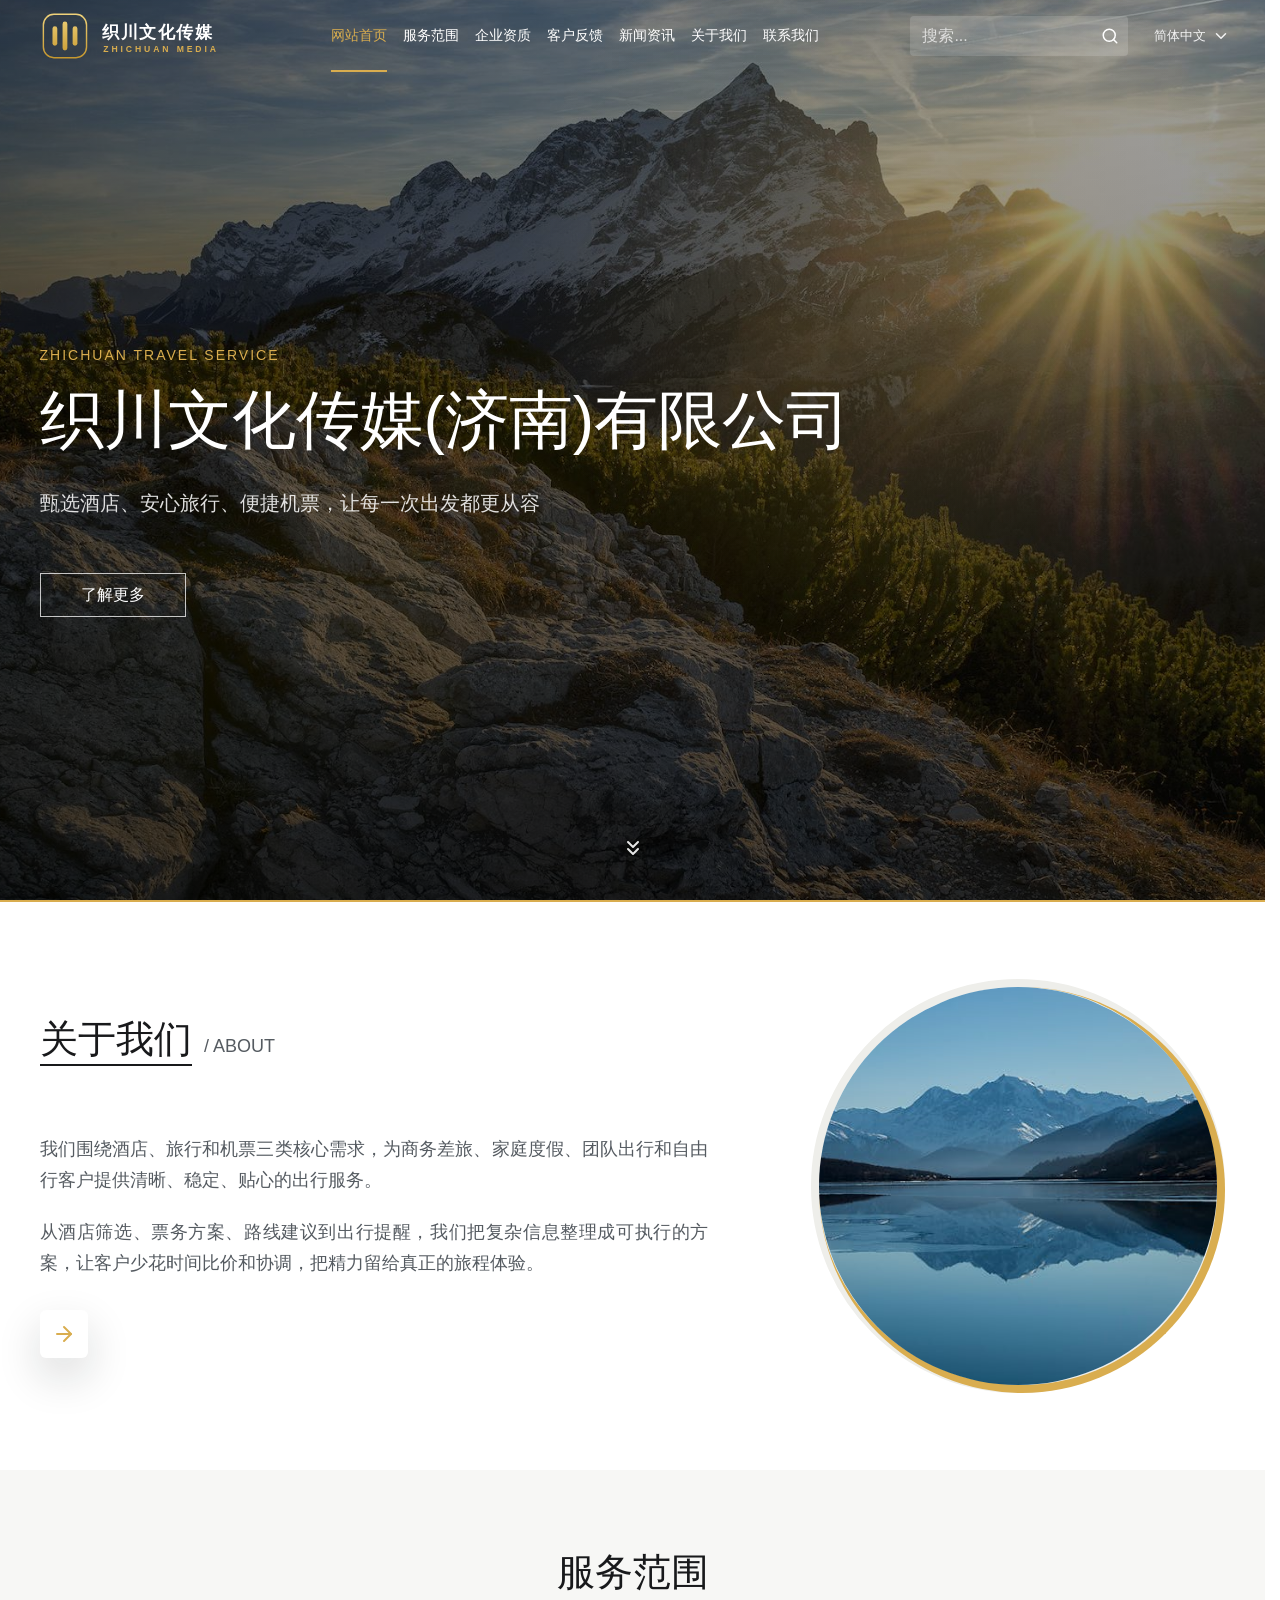
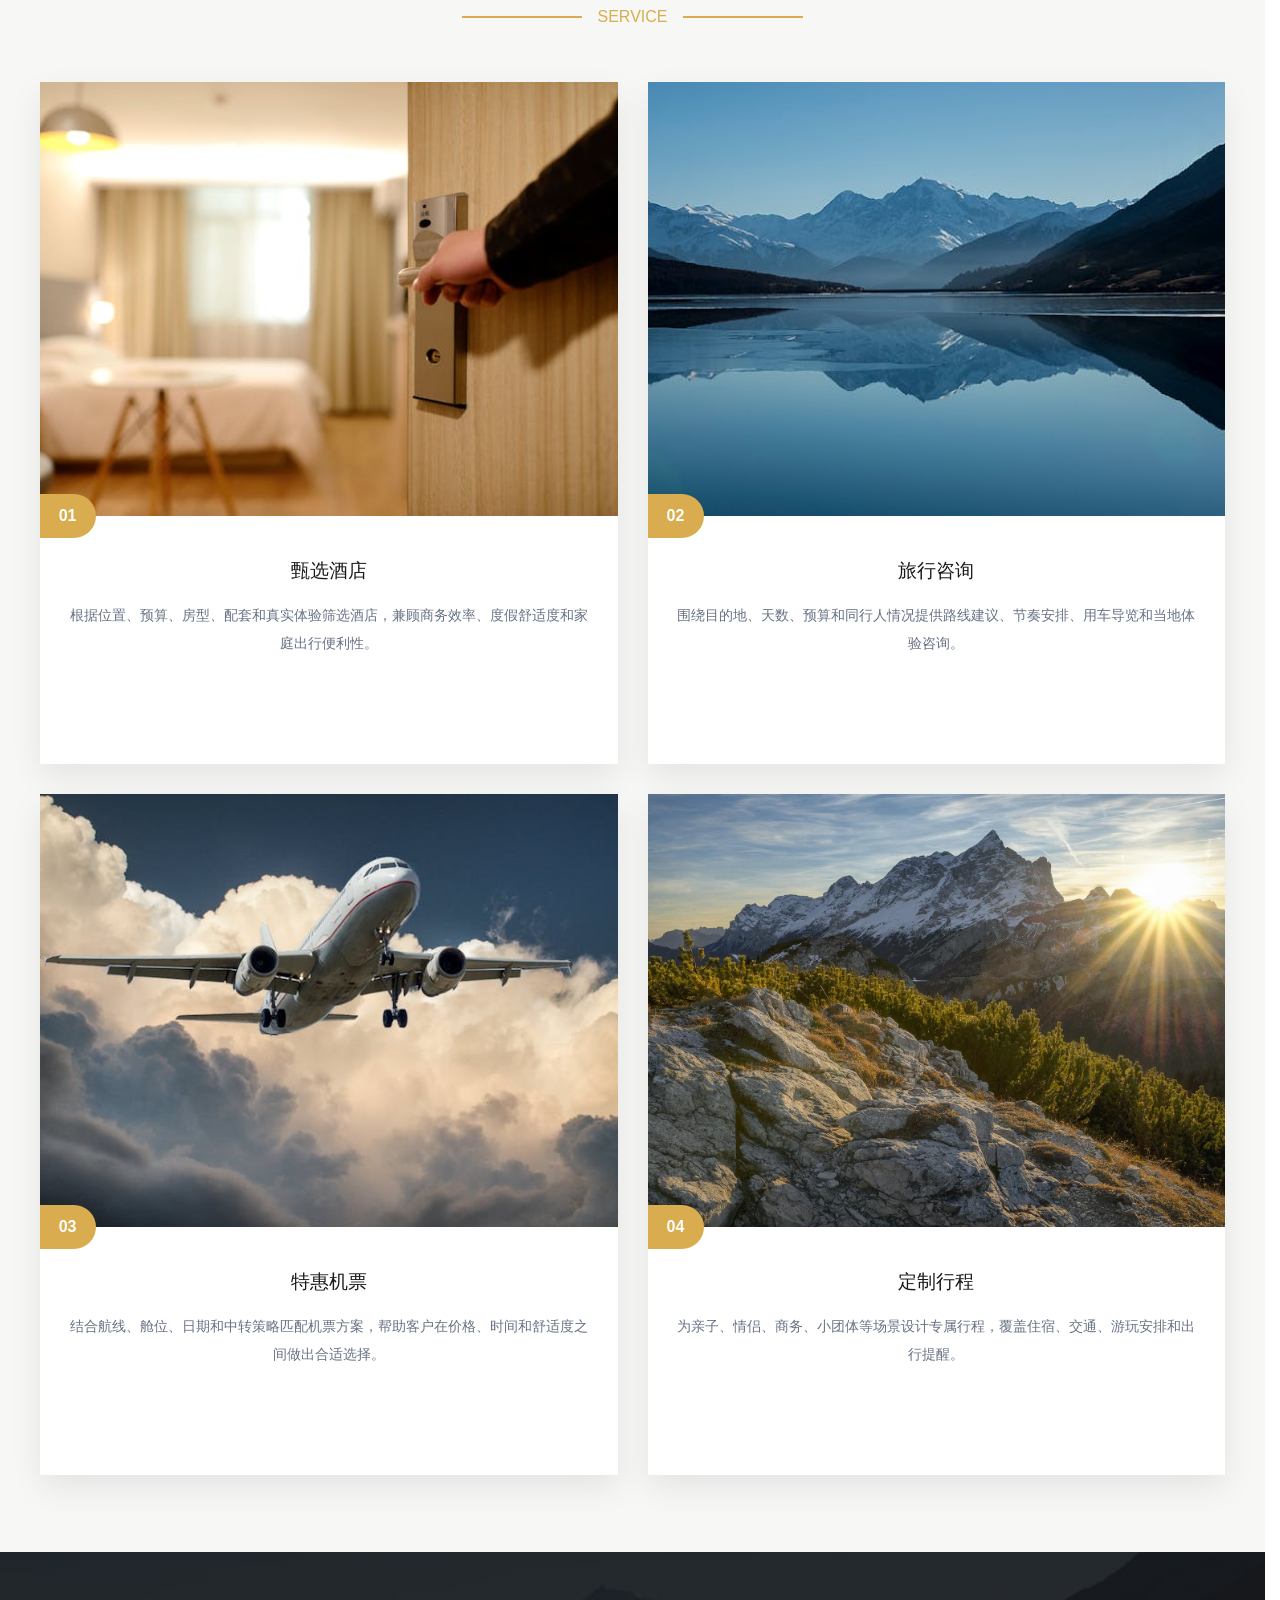
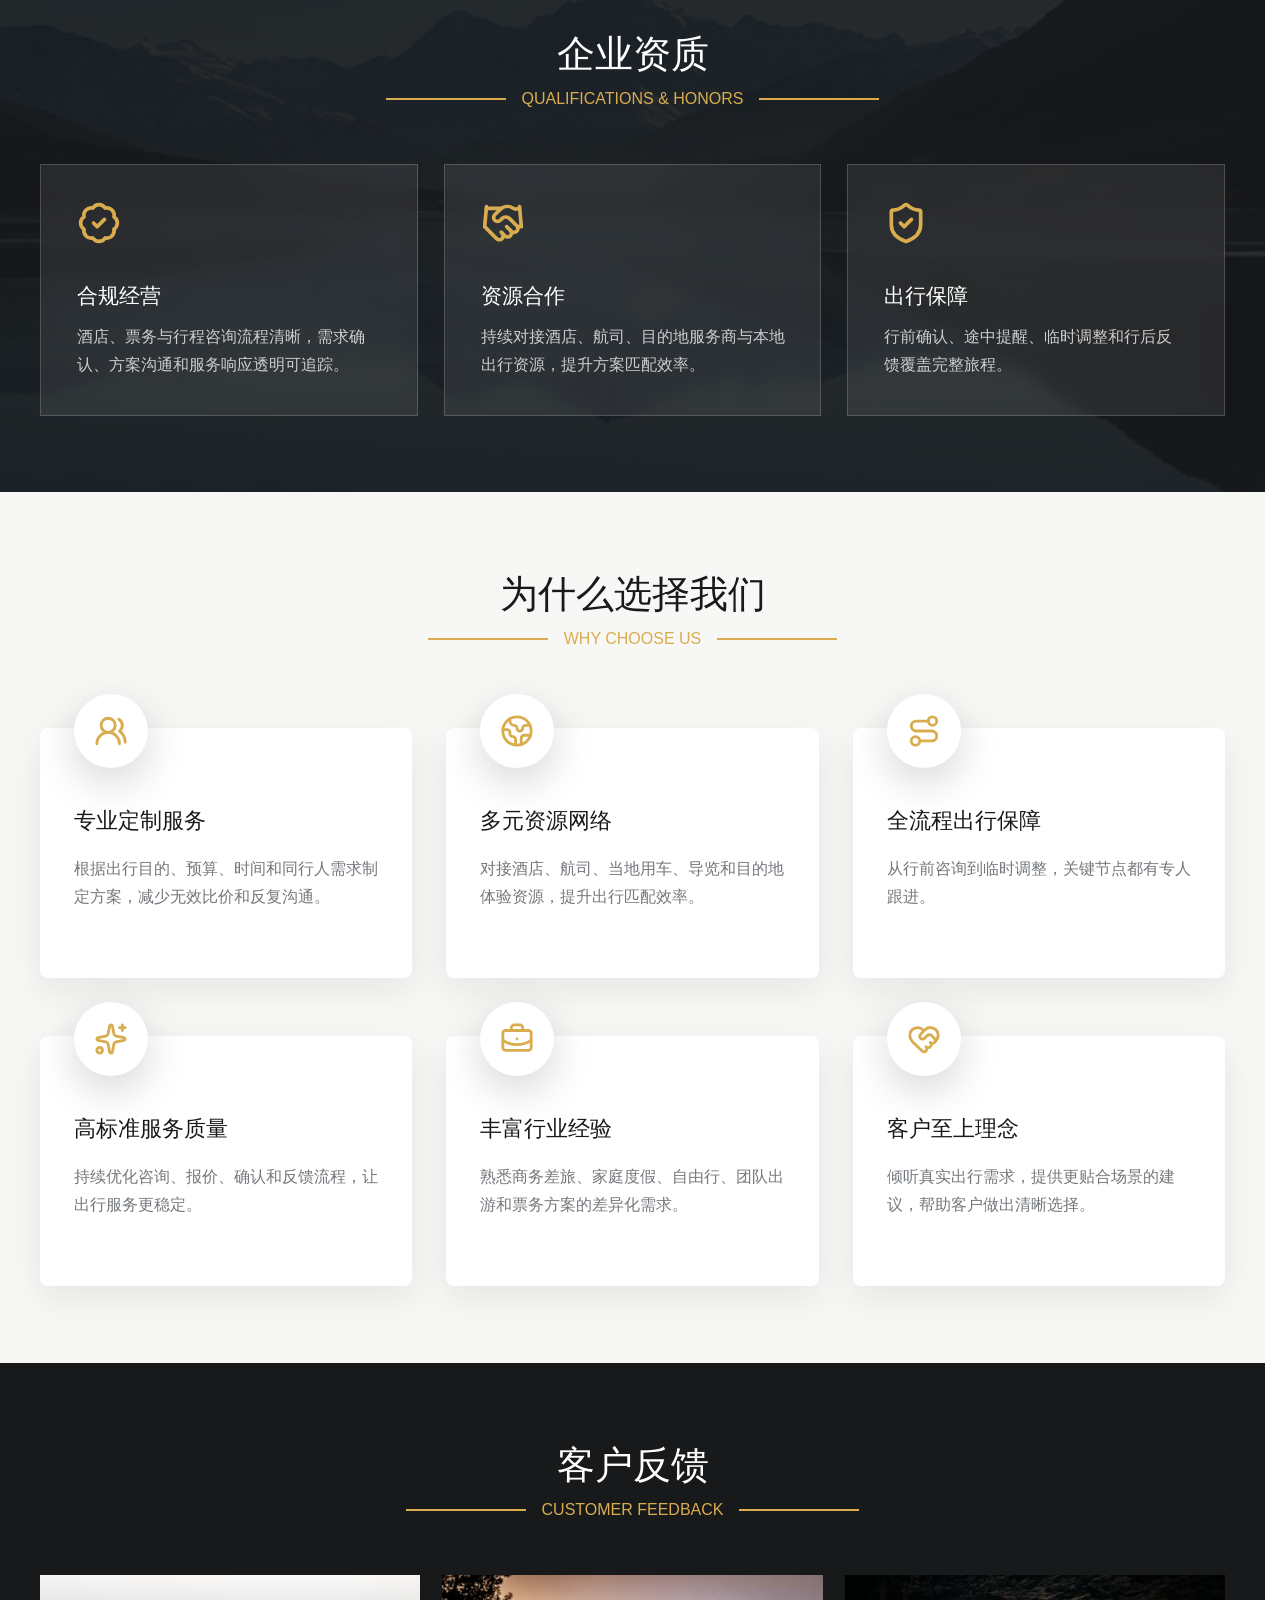
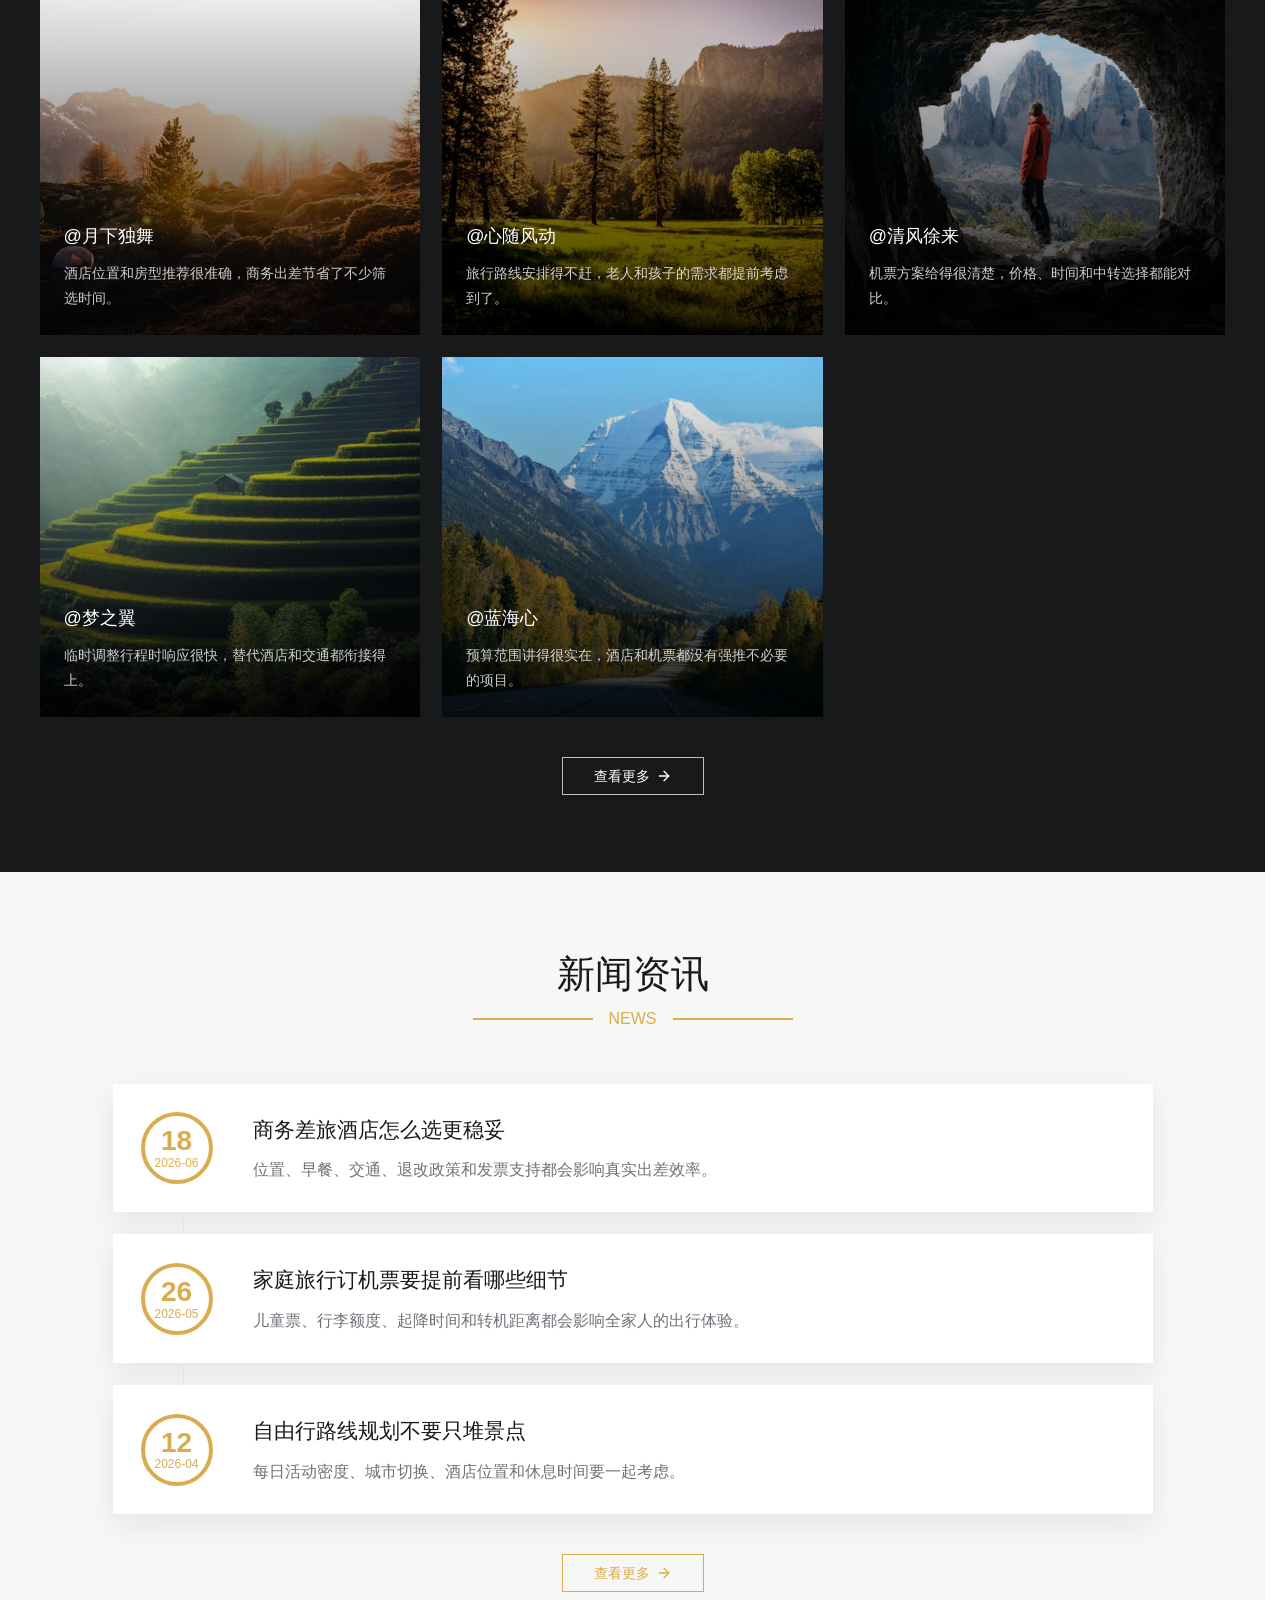
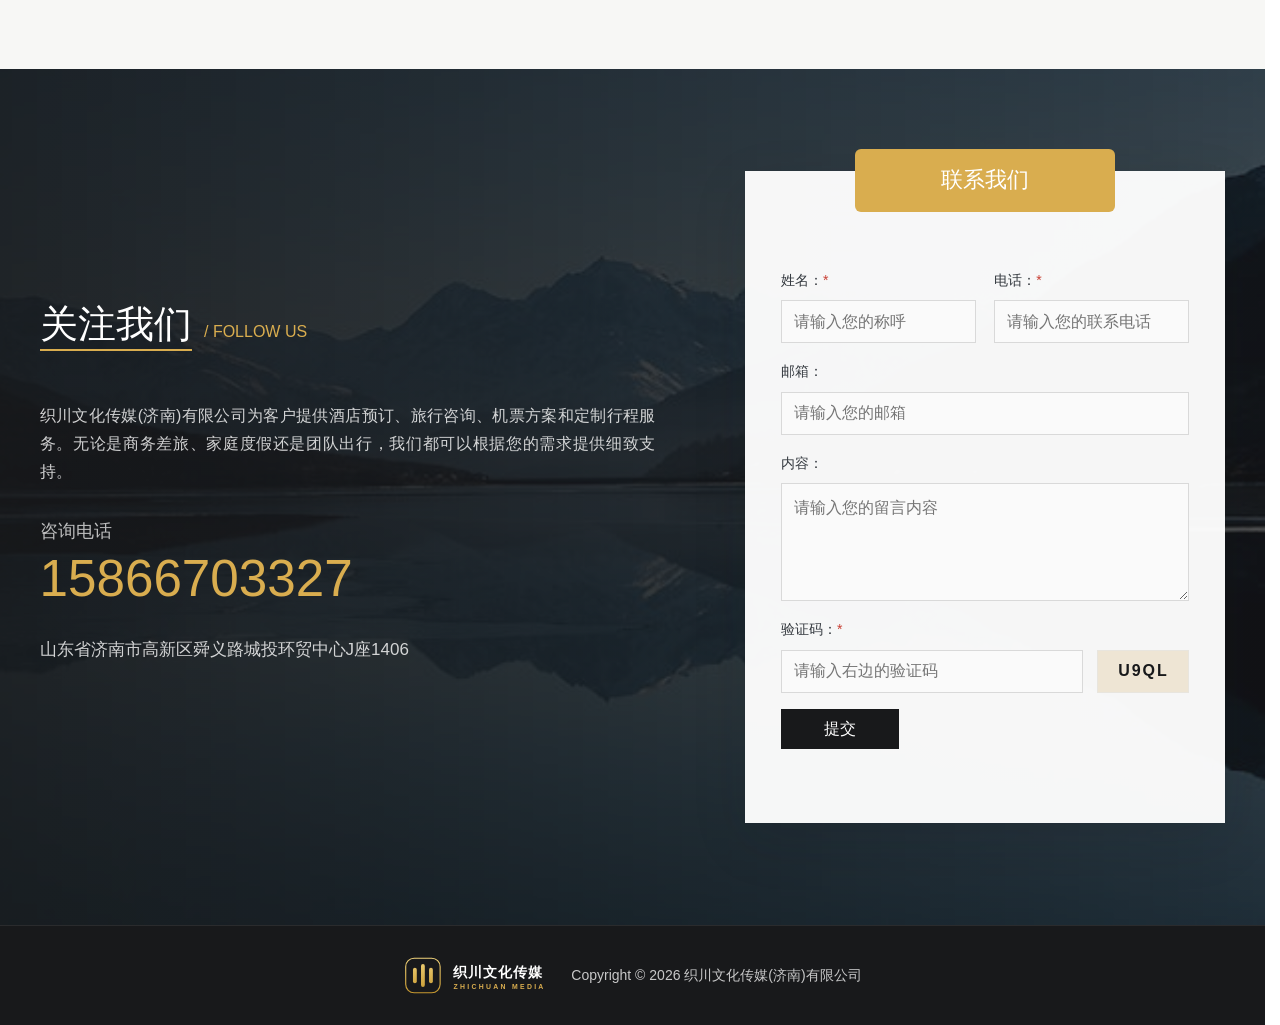
<file: index.html>
<!doctype html>
<html lang="zh-CN">
  <head>
    <meta charset="utf-8" />
    <meta name="viewport" content="width=device-width, initial-scale=1" />
    <title>织川文化传媒(济南)有限公司</title>
    <meta
      name="description"
      content="织川文化传媒(济南)有限公司静态展示页面，提供酒店预订、旅行咨询、机票服务和定制行程。"
    />    <link rel="icon" href="data:," />
    <link rel="stylesheet" href="styles.css" />
    <script src="assets/js/lucide.min.js" defer></script>
    <script src="i18n.js" defer></script>
    <script src="script.js" defer></script>
  </head>
  <body data-page="home">
    <header class="site-header" data-header>
      <div class="header-inner">
        <a class="brand" href="index.html" aria-label="织川文化传媒首页">
          <img class="brand-logo" src="logo.svg" alt="织川文化传媒" />
        </a>

        <button class="menu-toggle" type="button" aria-label="打开导航" aria-expanded="false" data-menu-toggle>
          <i data-lucide="menu"></i>
        </button>

        <nav class="primary-nav" data-nav>
          <a href="index.html" data-page-link="home">网站首页</a>
          <a href="service.html" data-page-link="service">服务范围</a>
          <a href="qualifications.html" data-page-link="qualifications">企业资质</a>
          <a href="feedback.html" data-page-link="feedback">客户反馈</a>
          <a href="news.html" data-page-link="news">新闻资讯</a>
          <a href="about.html" data-page-link="about">关于我们</a>
          <a href="contact.html" data-page-link="contact">联系我们</a>
        </nav>

        <form class="search-form" role="search">
          <input type="search" placeholder="搜索..." aria-label="搜索关键词" />
          <button type="submit" aria-label="搜索"><i data-lucide="search"></i></button>
        </form>

        <button class="language" type="button" aria-label="语言">
          <span>简体中文</span>
          <i data-lucide="chevron-down"></i>
        </button>
      </div>
    </header>

    <main id="top">
      <section class="hero" aria-label="织川文化传媒(济南)有限公司">
        <div class="hero-media"></div>
        <div class="hero-overlay"></div>
        <div class="hero-content">
          <p class="eyebrow">ZHICHUAN TRAVEL SERVICE</p>
          <h1>织川文化传媒(济南)有限公司</h1>
          <p class="hero-copy">甄选酒店、安心旅行、便捷机票，让每一次出发都更从容</p>
          <a class="hero-cta" href="about.html">了解更多</a>
        </div>
        <a class="scroll-cue" href="#about" aria-label="继续浏览"><i data-lucide="chevrons-down"></i></a>
      </section>

      <section class="section about-section" id="about">
        <div class="section-inner about-grid">
          <div class="about-copy reveal">
            <div class="section-title align-left">
              <h2>关于我们</h2>
              <p>/ ABOUT</p>
            </div>
            <p>
              我们围绕酒店、旅行和机票三类核心需求，为商务差旅、家庭度假、团队出行和自由行客户提供清晰、稳定、贴心的出行服务。
            </p>
            <p>
              从酒店筛选、票务方案、路线建议到出行提醒，我们把复杂信息整理成可执行的方案，让客户少花时间比价和协调，把精力留给真正的旅程体验。
            </p>
            <a class="round-link" href="about.html" aria-label="了解更多"><i data-lucide="arrow-right"></i></a>
          </div>
          <div class="about-image reveal">
            <img
              src="assets/img/travel.jpg"
              alt="湖泊山景旅行目的地"
            />
          </div>
        </div>
      </section>

      <section class="section service-section" id="service">
        <div class="section-inner">
          <div class="section-title reveal">
            <h2>服务范围</h2>
            <p><span>SERVICE</span></p>
          </div>

          <div class="service-grid">
            <article class="service-card reveal" data-href="service-hotel.html">
              <img
                src="assets/img/hotel.jpg"
                alt="高端酒店泳池"
              />
              <div class="service-body">
                <span>01</span>
                <h3>甄选酒店</h3>
                <p>根据位置、预算、房型、配套和真实体验筛选酒店，兼顾商务效率、度假舒适度和家庭出行便利性。</p>
              </div>
              <div class="service-hover">
                <strong>甄选酒店</strong>
                <em>了解更多</em>
              </div>
            </article>

            <article class="service-card reveal" data-href="service-travel.html">
              <img
                src="assets/img/travel.jpg"
                alt="公路旅行车辆与自然风光"
              />
              <div class="service-body">
                <span>02</span>
                <h3>旅行咨询</h3>
                <p>围绕目的地、天数、预算和同行人情况提供路线建议、节奏安排、用车导览和当地体验咨询。</p>
              </div>
              <div class="service-hover">
                <strong>旅行咨询</strong>
                <em>了解更多</em>
              </div>
            </article>

            <article class="service-card reveal" data-href="service-flight.html">
              <img
                src="assets/img/flight.jpg"
                alt="客机停靠机场"
              />
              <div class="service-body">
                <span>03</span>
                <h3>特惠机票</h3>
                <p>结合航线、舱位、日期和中转策略匹配机票方案，帮助客户在价格、时间和舒适度之间做出合适选择。</p>
              </div>
              <div class="service-hover">
                <strong>特惠机票</strong>
                <em>了解更多</em>
              </div>
            </article>

            <article class="service-card reveal" data-href="service-custom.html">
              <img
                src="assets/img/hero.jpg"
                alt="海岛度假海岸"
              />
              <div class="service-body">
                <span>04</span>
                <h3>定制行程</h3>
                <p>为亲子、情侣、商务、小团体等场景设计专属行程，覆盖住宿、交通、游玩安排和出行提醒。</p>
              </div>
              <div class="service-hover">
                <strong>定制行程</strong>
                <em>了解更多</em>
              </div>
            </article>
          </div>
        </div>
      </section>

      <section class="section honor-section" id="honor">
        <div class="section-inner">
          <div class="section-title reveal">
            <h2>企业资质</h2>
            <p><span>Qualifications & Honors</span></p>
          </div>
          <div class="honor-grid">
            <article class="honor-item reveal">
              <i data-lucide="badge-check"></i>
              <h3>合规经营</h3>
              <p>酒店、票务与行程咨询流程清晰，需求确认、方案沟通和服务响应透明可追踪。</p>
            </article>
            <article class="honor-item reveal">
              <i data-lucide="handshake"></i>
              <h3>资源合作</h3>
              <p>持续对接酒店、航司、目的地服务商与本地出行资源，提升方案匹配效率。</p>
            </article>
            <article class="honor-item reveal">
              <i data-lucide="shield-check"></i>
              <h3>出行保障</h3>
              <p>行前确认、途中提醒、临时调整和行后反馈覆盖完整旅程。</p>
            </article>
          </div>
        </div>
      </section>

      <section class="section why-section">
        <div class="section-inner">
          <div class="section-title reveal">
            <h2>为什么选择我们</h2>
            <p><span>WHY CHOOSE US</span></p>
          </div>

          <div class="why-grid">
            <article class="why-item reveal">
              <div class="why-icon"><i data-lucide="users-round"></i></div>
              <h3>专业定制服务</h3>
              <p>根据出行目的、预算、时间和同行人需求制定方案，减少无效比价和反复沟通。</p>
            </article>
            <article class="why-item reveal">
              <div class="why-icon"><i data-lucide="globe-2"></i></div>
              <h3>多元资源网络</h3>
              <p>对接酒店、航司、当地用车、导览和目的地体验资源，提升出行匹配效率。</p>
            </article>
            <article class="why-item reveal">
              <div class="why-icon"><i data-lucide="route"></i></div>
              <h3>全流程出行保障</h3>
              <p>从行前咨询到临时调整，关键节点都有专人跟进。</p>
            </article>
            <article class="why-item reveal">
              <div class="why-icon"><i data-lucide="sparkles"></i></div>
              <h3>高标准服务质量</h3>
              <p>持续优化咨询、报价、确认和反馈流程，让出行服务更稳定。</p>
            </article>
            <article class="why-item reveal">
              <div class="why-icon"><i data-lucide="briefcase-business"></i></div>
              <h3>丰富行业经验</h3>
              <p>熟悉商务差旅、家庭度假、自由行、团队出游和票务方案的差异化需求。</p>
            </article>
            <article class="why-item reveal">
              <div class="why-icon"><i data-lucide="heart-handshake"></i></div>
              <h3>客户至上理念</h3>
              <p>倾听真实出行需求，提供更贴合场景的建议，帮助客户做出清晰选择。</p>
            </article>
          </div>
        </div>
      </section>

      <section class="section feedback-section" id="feedback">
        <div class="section-title reveal">
          <h2>客户反馈</h2>
          <p><span>CUSTOMER FEEDBACK</span></p>
        </div>
        <div class="feedback-track" aria-label="客户反馈列表">
          <article class="feedback-card reveal">
            <img src="assets/img/feedback-1.jpg" alt="客户头像" />
            <h3>@月下独舞</h3>
            <p>酒店位置和房型推荐很准确，商务出差节省了不少筛选时间。</p>
          </article>
          <article class="feedback-card reveal">
            <img src="assets/img/feedback-2.jpg" alt="客户头像" />
            <h3>@心随风动</h3>
            <p>旅行路线安排得不赶，老人和孩子的需求都提前考虑到了。</p>
          </article>
          <article class="feedback-card reveal">
            <img src="assets/img/feedback-3.jpg" alt="客户头像" />
            <h3>@清风徐来</h3>
            <p>机票方案给得很清楚，价格、时间和中转选择都能对比。</p>
          </article>
          <article class="feedback-card reveal">
            <img src="assets/img/feedback-4.jpg" alt="客户头像" />
            <h3>@梦之翼</h3>
            <p>临时调整行程时响应很快，替代酒店和交通都衔接得上。</p>
          </article>
          <article class="feedback-card reveal">
            <img src="assets/img/feedback-5.jpg" alt="客户头像" />
            <h3>@蓝海心</h3>
            <p>预算范围讲得很实在，酒店和机票都没有强推不必要的项目。</p>
          </article>
        </div>
        <a class="more-button" href="feedback.html">查看更多 <i data-lucide="arrow-right"></i></a>
      </section>

      <section class="section news-section" id="news">
        <div class="section-inner">
          <div class="section-title reveal">
            <h2>新闻资讯</h2>
            <p><span>NEWS</span></p>
          </div>

          <div class="news-list">
            <article class="news-item reveal">
              <time datetime="2026-06-18"><strong>18</strong><span>2026-06</span></time>
              <div>
                <h3>商务差旅酒店怎么选更稳妥</h3>
                <p>位置、早餐、交通、退改政策和发票支持都会影响真实出差效率。</p>
              </div>
            </article>
            <article class="news-item reveal">
              <time datetime="2026-05-26"><strong>26</strong><span>2026-05</span></time>
              <div>
                <h3>家庭旅行订机票要提前看哪些细节</h3>
                <p>儿童票、行李额度、起降时间和转机距离都会影响全家人的出行体验。</p>
              </div>
            </article>
            <article class="news-item reveal">
              <time datetime="2026-04-12"><strong>12</strong><span>2026-04</span></time>
              <div>
                <h3>自由行路线规划不要只堆景点</h3>
                <p>每日活动密度、城市切换、酒店位置和休息时间要一起考虑。</p>
              </div>
            </article>
          </div>
          <a class="more-button color" href="news.html">查看更多 <i data-lucide="arrow-right"></i></a>
        </div>
      </section>

      <section class="contact-section" id="contact">
        <div class="contact-bg"></div>
        <div class="section-inner contact-grid">
          <div class="contact-copy reveal">
            <div class="section-title align-left">
              <h2>关注我们</h2>
              <p>/ FOLLOW US</p>
            </div>
            <p>
              织川文化传媒(济南)有限公司为客户提供酒店预订、旅行咨询、机票方案和定制行程服务。无论是商务差旅、家庭度假还是团队出行，我们都可以根据您的需求提供细致支持。
            </p>
            <div class="phone-box">
              <span>咨询电话</span>
              <strong>15866703327</strong>
            </div>
            <p class="address-line">山东省济南市高新区舜义路城投环贸中心J座1406</p>
          </div>

          <form class="contact-form reveal" data-contact-form>
            <h2>联系我们</h2>
            <div class="form-row">
              <label>
                <span>姓名：<em>*</em></span>
                <input name="name" type="text" placeholder="请输入您的称呼" required />
              </label>
              <label>
                <span>电话：<em>*</em></span>
                <input name="phone" type="tel" placeholder="请输入您的联系电话" required />
              </label>
            </div>
            <label>
              <span>邮箱：</span>
              <input name="email" type="email" placeholder="请输入您的邮箱" />
            </label>
            <label>
              <span>内容：</span>
              <textarea name="message" placeholder="请输入您的留言内容"></textarea>
            </label>
            <div class="verify-row">
              <label>
                <span>验证码：<em>*</em></span>
                <input name="code" type="text" placeholder="请输入右边的验证码" required />
              </label>
              <button class="code-chip" type="button" data-code>8K6P</button>
            </div>
            <button class="submit-button" type="submit">提交</button>
            <p class="form-note" data-form-note role="status" aria-live="polite"></p>
          </form>
        </div>
      </section>
    </main>

    <footer class="site-footer">
      <div class="footer-inner">
        <img class="footer-logo" src="logo.svg" alt="织川文化传媒" />
        <div>
          <p>Copyright © 2026 织川文化传媒(济南)有限公司</p>
        </div>
      </div>
    </footer>
  </body>
</html>
</file>
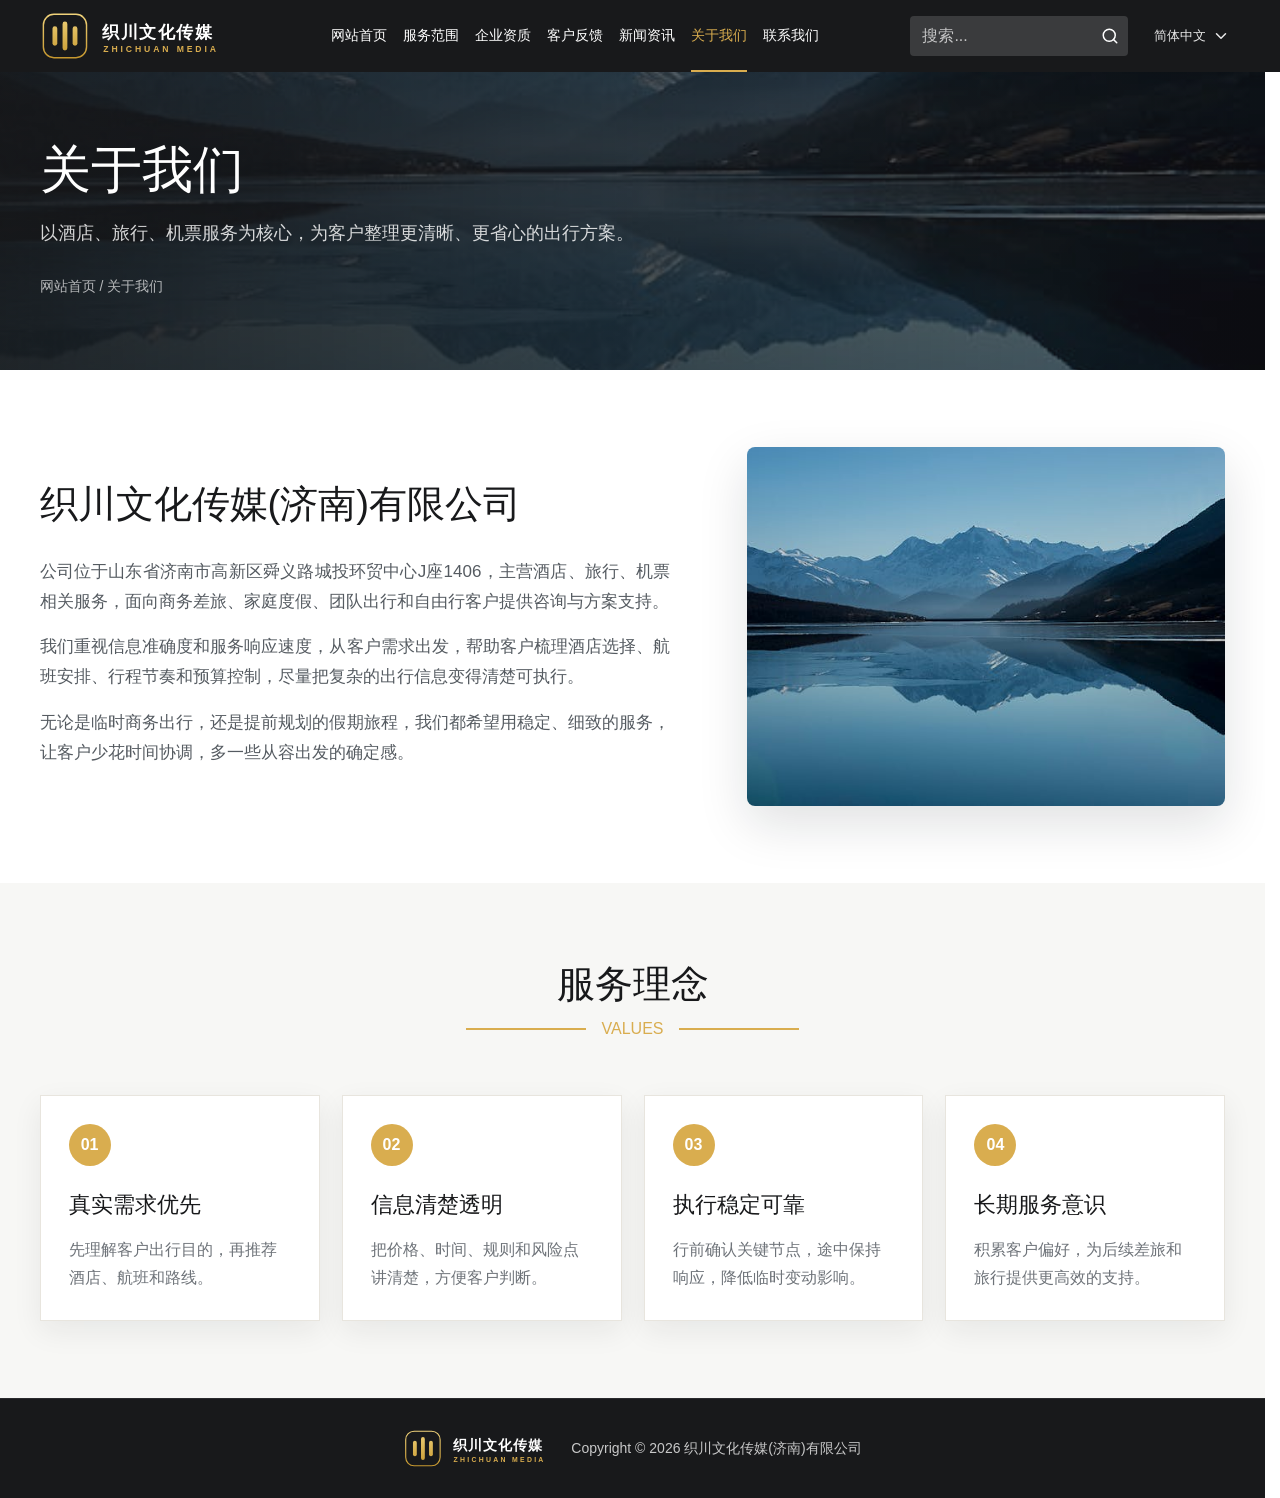
<file: about.html>
<!doctype html>
<html lang="zh-CN">
  <head>
    <meta charset="utf-8" />
    <meta name="viewport" content="width=device-width, initial-scale=1" />
    <title>关于我们 - 织川文化传媒(济南)有限公司</title>
    <meta name="description" content="织川文化传媒(济南)有限公司介绍。" />    <link rel="icon" href="data:," />
    <link rel="stylesheet" href="styles.css" />
    <script src="assets/js/lucide.min.js" defer></script>
    <script src="i18n.js" defer></script>
    <script src="script.js" defer></script>
  </head>
  <body class="subpage" data-page="about">
    <header class="site-header" data-header><div class="header-inner"><a class="brand" href="index.html" aria-label="织川文化传媒首页"><img class="brand-logo" src="logo.svg" alt="织川文化传媒" /></a><button class="menu-toggle" type="button" aria-label="打开导航" aria-expanded="false" data-menu-toggle><i data-lucide="menu"></i></button><nav class="primary-nav" data-nav><a href="index.html" data-page-link="home">网站首页</a><a href="service.html" data-page-link="service">服务范围</a><a href="qualifications.html" data-page-link="qualifications">企业资质</a><a href="feedback.html" data-page-link="feedback">客户反馈</a><a href="news.html" data-page-link="news">新闻资讯</a><a href="about.html" data-page-link="about">关于我们</a><a href="contact.html" data-page-link="contact">联系我们</a></nav><form class="search-form" role="search"><input type="search" placeholder="搜索..." aria-label="搜索关键词" /><button type="submit" aria-label="搜索"><i data-lucide="search"></i></button></form><button class="language" type="button" aria-label="语言"><span>简体中文</span><i data-lucide="chevron-down"></i></button></div></header>

    <main>
      <section class="page-hero" style="--page-image: url('assets/img/travel.jpg')">
        <div class="section-inner"><h1>关于我们</h1><p>以酒店、旅行、机票服务为核心，为客户整理更清晰、更省心的出行方案。</p><div class="breadcrumb"><a href="index.html">网站首页</a> / 关于我们</div></div>
      </section>

      <section class="content-section">
        <div class="section-inner lead-grid">
          <div class="lead-copy reveal">
            <h2>织川文化传媒(济南)有限公司</h2>
            <p>公司位于山东省济南市高新区舜义路城投环贸中心J座1406，主营酒店、旅行、机票相关服务，面向商务差旅、家庭度假、团队出行和自由行客户提供咨询与方案支持。</p>
            <p>我们重视信息准确度和服务响应速度，从客户需求出发，帮助客户梳理酒店选择、航班安排、行程节奏和预算控制，尽量把复杂的出行信息变得清楚可执行。</p>
            <p>无论是临时商务出行，还是提前规划的假期旅程，我们都希望用稳定、细致的服务，让客户少花时间协调，多一些从容出发的确定感。</p>
          </div>
          <div class="lead-image reveal">
            <img src="assets/img/travel.jpg" alt="湖泊山景旅行目的地" />
          </div>
        </div>
      </section>

      <section class="content-section alt">
        <div class="section-inner">
          <div class="section-title reveal"><h2>服务理念</h2><p><span>VALUES</span></p></div>
          <div class="process-grid">
            <article class="process-card reveal"><span>01</span><h2>真实需求优先</h2><p>先理解客户出行目的，再推荐酒店、航班和路线。</p></article>
            <article class="process-card reveal"><span>02</span><h2>信息清楚透明</h2><p>把价格、时间、规则和风险点讲清楚，方便客户判断。</p></article>
            <article class="process-card reveal"><span>03</span><h2>执行稳定可靠</h2><p>行前确认关键节点，途中保持响应，降低临时变动影响。</p></article>
            <article class="process-card reveal"><span>04</span><h2>长期服务意识</h2><p>积累客户偏好，为后续差旅和旅行提供更高效的支持。</p></article>
          </div>
        </div>
      </section>
    </main>

    <footer class="site-footer"><div class="footer-inner"><img class="footer-logo" src="logo.svg" alt="织川文化传媒" /><div><p>Copyright © 2026 织川文化传媒(济南)有限公司</p></div></div></footer>
  </body>
</html>
</file>
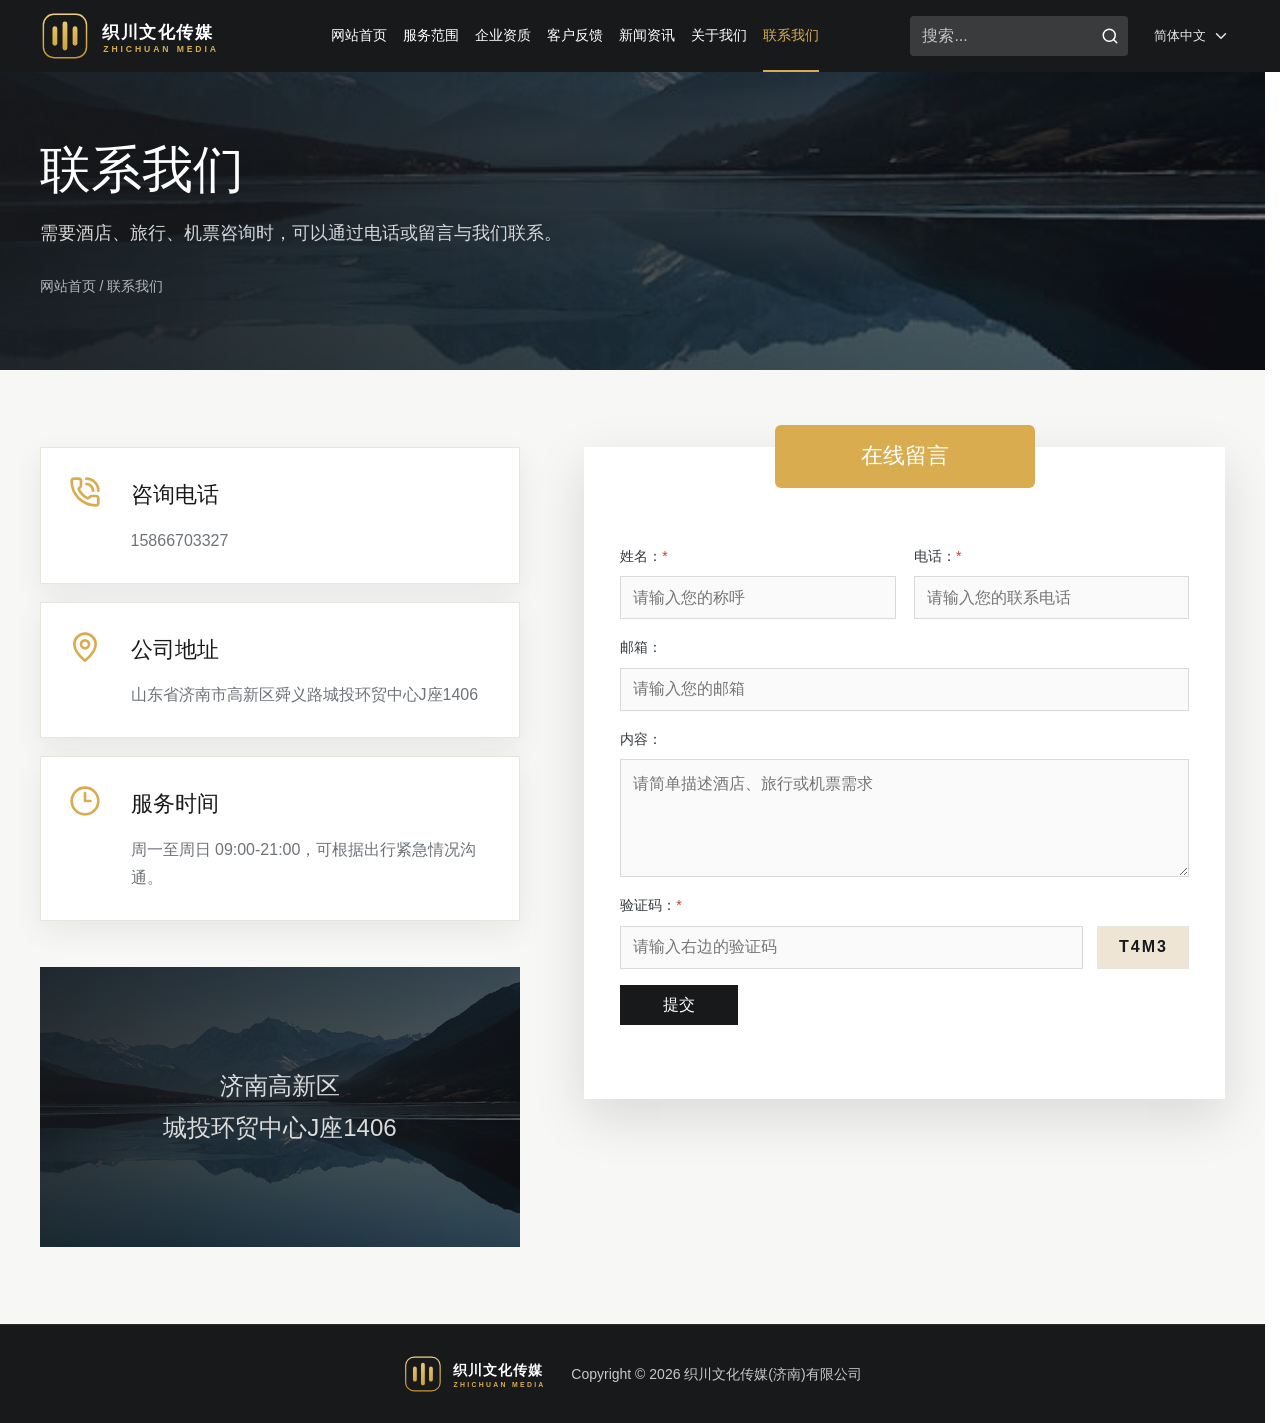
<file: contact.html>
<!doctype html>
<html lang="zh-CN">
  <head>
    <meta charset="utf-8" />
    <meta name="viewport" content="width=device-width, initial-scale=1" />
    <title>联系我们 - 织川文化传媒(济南)有限公司</title>
    <meta name="description" content="联系织川文化传媒(济南)有限公司，电话15866703327，地址山东省济南市高新区舜义路城投环贸中心J座1406。" />    <link rel="icon" href="data:," />
    <link rel="stylesheet" href="styles.css" />
    <script src="assets/js/lucide.min.js" defer></script>
    <script src="i18n.js" defer></script>
    <script src="script.js" defer></script>
  </head>
  <body class="subpage" data-page="contact">
    <header class="site-header" data-header><div class="header-inner"><a class="brand" href="index.html" aria-label="织川文化传媒首页"><img class="brand-logo" src="logo.svg" alt="织川文化传媒" /></a><button class="menu-toggle" type="button" aria-label="打开导航" aria-expanded="false" data-menu-toggle><i data-lucide="menu"></i></button><nav class="primary-nav" data-nav><a href="index.html" data-page-link="home">网站首页</a><a href="service.html" data-page-link="service">服务范围</a><a href="qualifications.html" data-page-link="qualifications">企业资质</a><a href="feedback.html" data-page-link="feedback">客户反馈</a><a href="news.html" data-page-link="news">新闻资讯</a><a href="about.html" data-page-link="about">关于我们</a><a href="contact.html" data-page-link="contact">联系我们</a></nav><form class="search-form" role="search"><input type="search" placeholder="搜索..." aria-label="搜索关键词" /><button type="submit" aria-label="搜索"><i data-lucide="search"></i></button></form><button class="language" type="button" aria-label="语言"><span>简体中文</span><i data-lucide="chevron-down"></i></button></div></header>

    <main>
      <section class="page-hero" style="--page-image: url('assets/img/travel.jpg')">
        <div class="section-inner"><h1>联系我们</h1><p>需要酒店、旅行、机票咨询时，可以通过电话或留言与我们联系。</p><div class="breadcrumb"><a href="index.html">网站首页</a> / 联系我们</div></div>
      </section>

      <section class="content-section alt">
        <div class="section-inner contact-page-grid">
          <div class="contact-info-list reveal">
            <article class="plain-card"><i data-lucide="phone-call"></i><div><h2>咨询电话</h2><p>15866703327</p></div></article>
            <article class="plain-card"><i data-lucide="map-pin"></i><div><h2>公司地址</h2><p>山东省济南市高新区舜义路城投环贸中心J座1406</p></div></article>
            <article class="plain-card"><i data-lucide="clock-3"></i><div><h2>服务时间</h2><p>周一至周日 09:00-21:00，可根据出行紧急情况沟通。</p></div></article>
            <div class="map-panel"><strong>济南高新区<br />城投环贸中心J座1406</strong></div>
          </div>

          <form class="contact-form reveal" data-contact-form>
            <h2>在线留言</h2>
            <div class="form-row">
              <label><span>姓名：<em>*</em></span><input name="name" type="text" placeholder="请输入您的称呼" required /></label>
              <label><span>电话：<em>*</em></span><input name="phone" type="tel" placeholder="请输入您的联系电话" required /></label>
            </div>
            <label><span>邮箱：</span><input name="email" type="email" placeholder="请输入您的邮箱" /></label>
            <label><span>内容：</span><textarea name="message" placeholder="请简单描述酒店、旅行或机票需求"></textarea></label>
            <div class="verify-row">
              <label><span>验证码：<em>*</em></span><input name="code" type="text" placeholder="请输入右边的验证码" required /></label>
              <button class="code-chip" type="button" data-code>8K6P</button>
            </div>
            <button class="submit-button" type="submit">提交</button>
            <p class="form-note" data-form-note role="status" aria-live="polite"></p>
          </form>
        </div>
      </section>
    </main>

    <footer class="site-footer"><div class="footer-inner"><img class="footer-logo" src="logo.svg" alt="织川文化传媒" /><div><p>Copyright © 2026 织川文化传媒(济南)有限公司</p></div></div></footer>
  </body>
</html>
</file>
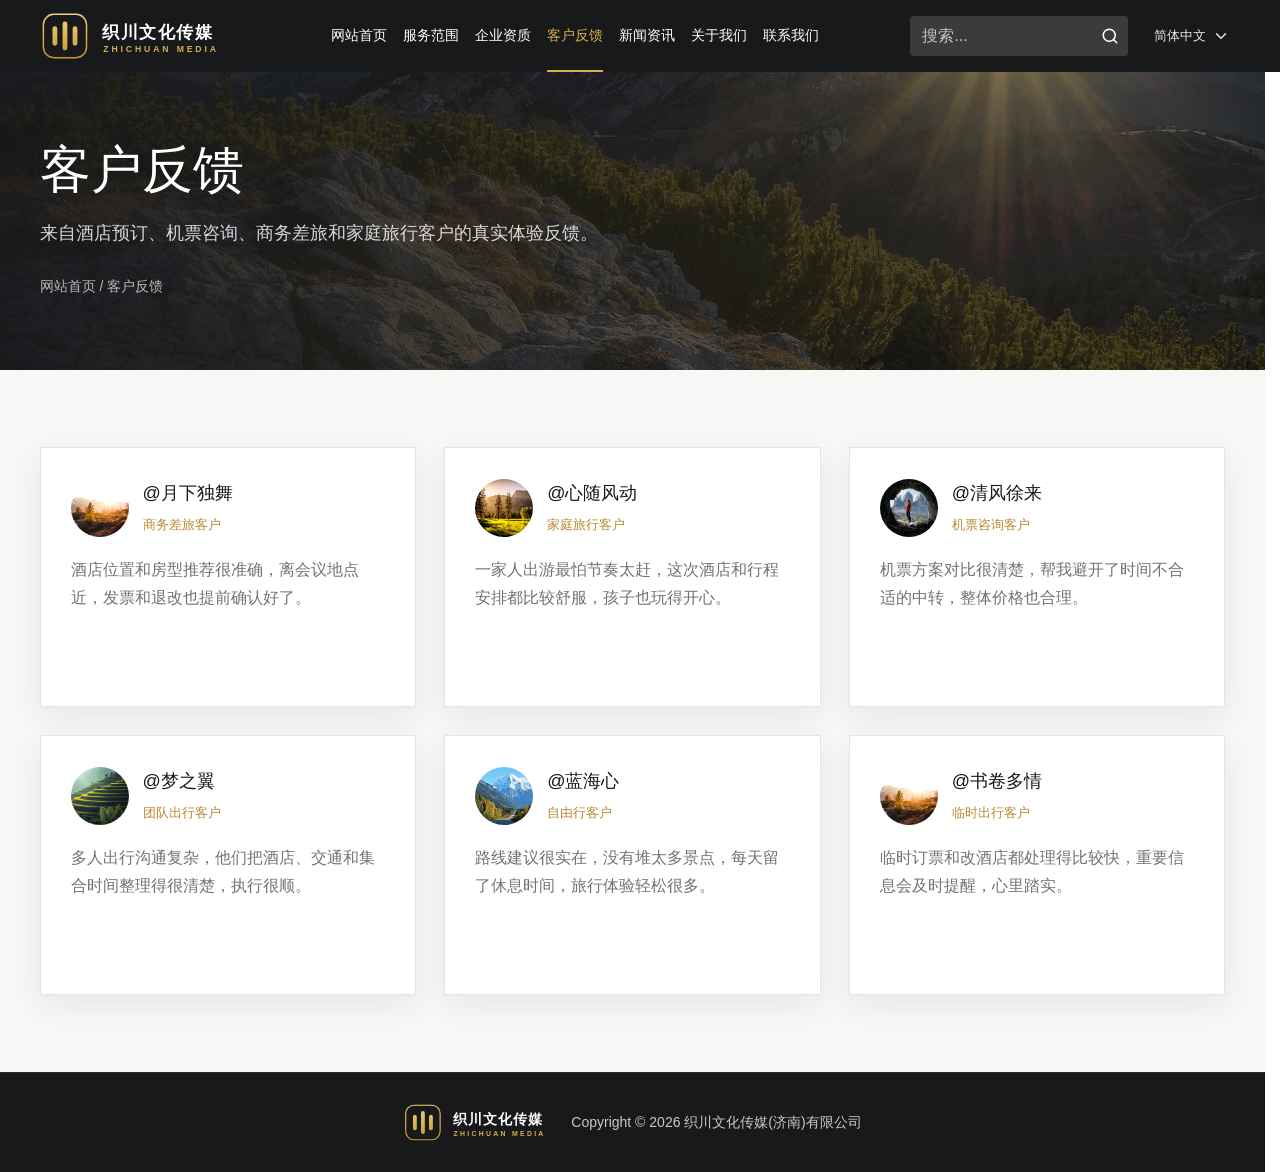
<file: feedback.html>
<!doctype html>
<html lang="zh-CN">
  <head>
    <meta charset="utf-8" />
    <meta name="viewport" content="width=device-width, initial-scale=1" />
    <title>客户反馈 - 织川文化传媒(济南)有限公司</title>
    <meta name="description" content="织川文化传媒(济南)有限公司客户反馈。" />    <link rel="icon" href="data:," />
    <link rel="stylesheet" href="styles.css" />
    <script src="assets/js/lucide.min.js" defer></script>
    <script src="i18n.js" defer></script>
    <script src="script.js" defer></script>
  </head>
  <body class="subpage" data-page="feedback">
    <header class="site-header" data-header><div class="header-inner"><a class="brand" href="index.html" aria-label="织川文化传媒首页"><img class="brand-logo" src="logo.svg" alt="织川文化传媒" /></a><button class="menu-toggle" type="button" aria-label="打开导航" aria-expanded="false" data-menu-toggle><i data-lucide="menu"></i></button><nav class="primary-nav" data-nav><a href="index.html" data-page-link="home">网站首页</a><a href="service.html" data-page-link="service">服务范围</a><a href="qualifications.html" data-page-link="qualifications">企业资质</a><a href="feedback.html" data-page-link="feedback">客户反馈</a><a href="news.html" data-page-link="news">新闻资讯</a><a href="about.html" data-page-link="about">关于我们</a><a href="contact.html" data-page-link="contact">联系我们</a></nav><form class="search-form" role="search"><input type="search" placeholder="搜索..." aria-label="搜索关键词" /><button type="submit" aria-label="搜索"><i data-lucide="search"></i></button></form><button class="language" type="button" aria-label="语言"><span>简体中文</span><i data-lucide="chevron-down"></i></button></div></header>

    <main>
      <section class="page-hero" style="--page-image: url('assets/img/hero.jpg')">
        <div class="section-inner"><h1>客户反馈</h1><p>来自酒店预订、机票咨询、商务差旅和家庭旅行客户的真实体验反馈。</p><div class="breadcrumb"><a href="index.html">网站首页</a> / 客户反馈</div></div>
      </section>
      <section class="content-section alt">
        <div class="section-inner feedback-list">
          <article class="feedback-quote reveal"><header><img src="assets/img/feedback-1.jpg" alt="客户头像" /><div><h2>@月下独舞</h2><span>商务差旅客户</span></div></header><p>酒店位置和房型推荐很准确，离会议地点近，发票和退改也提前确认好了。</p></article>
          <article class="feedback-quote reveal"><header><img src="assets/img/feedback-2.jpg" alt="客户头像" /><div><h2>@心随风动</h2><span>家庭旅行客户</span></div></header><p>一家人出游最怕节奏太赶，这次酒店和行程安排都比较舒服，孩子也玩得开心。</p></article>
          <article class="feedback-quote reveal"><header><img src="assets/img/feedback-3.jpg" alt="客户头像" /><div><h2>@清风徐来</h2><span>机票咨询客户</span></div></header><p>机票方案对比很清楚，帮我避开了时间不合适的中转，整体价格也合理。</p></article>
          <article class="feedback-quote reveal"><header><img src="assets/img/feedback-4.jpg" alt="客户头像" /><div><h2>@梦之翼</h2><span>团队出行客户</span></div></header><p>多人出行沟通复杂，他们把酒店、交通和集合时间整理得很清楚，执行很顺。</p></article>
          <article class="feedback-quote reveal"><header><img src="assets/img/feedback-5.jpg" alt="客户头像" /><div><h2>@蓝海心</h2><span>自由行客户</span></div></header><p>路线建议很实在，没有堆太多景点，每天留了休息时间，旅行体验轻松很多。</p></article>
          <article class="feedback-quote reveal"><header><img src="assets/img/feedback-1.jpg" alt="客户头像" /><div><h2>@书卷多情</h2><span>临时出行客户</span></div></header><p>临时订票和改酒店都处理得比较快，重要信息会及时提醒，心里踏实。</p></article>
        </div>
      </section>
    </main>

    <footer class="site-footer"><div class="footer-inner"><img class="footer-logo" src="logo.svg" alt="织川文化传媒" /><div><p>Copyright © 2026 织川文化传媒(济南)有限公司</p></div></div></footer>
  </body>
</html>
</file>
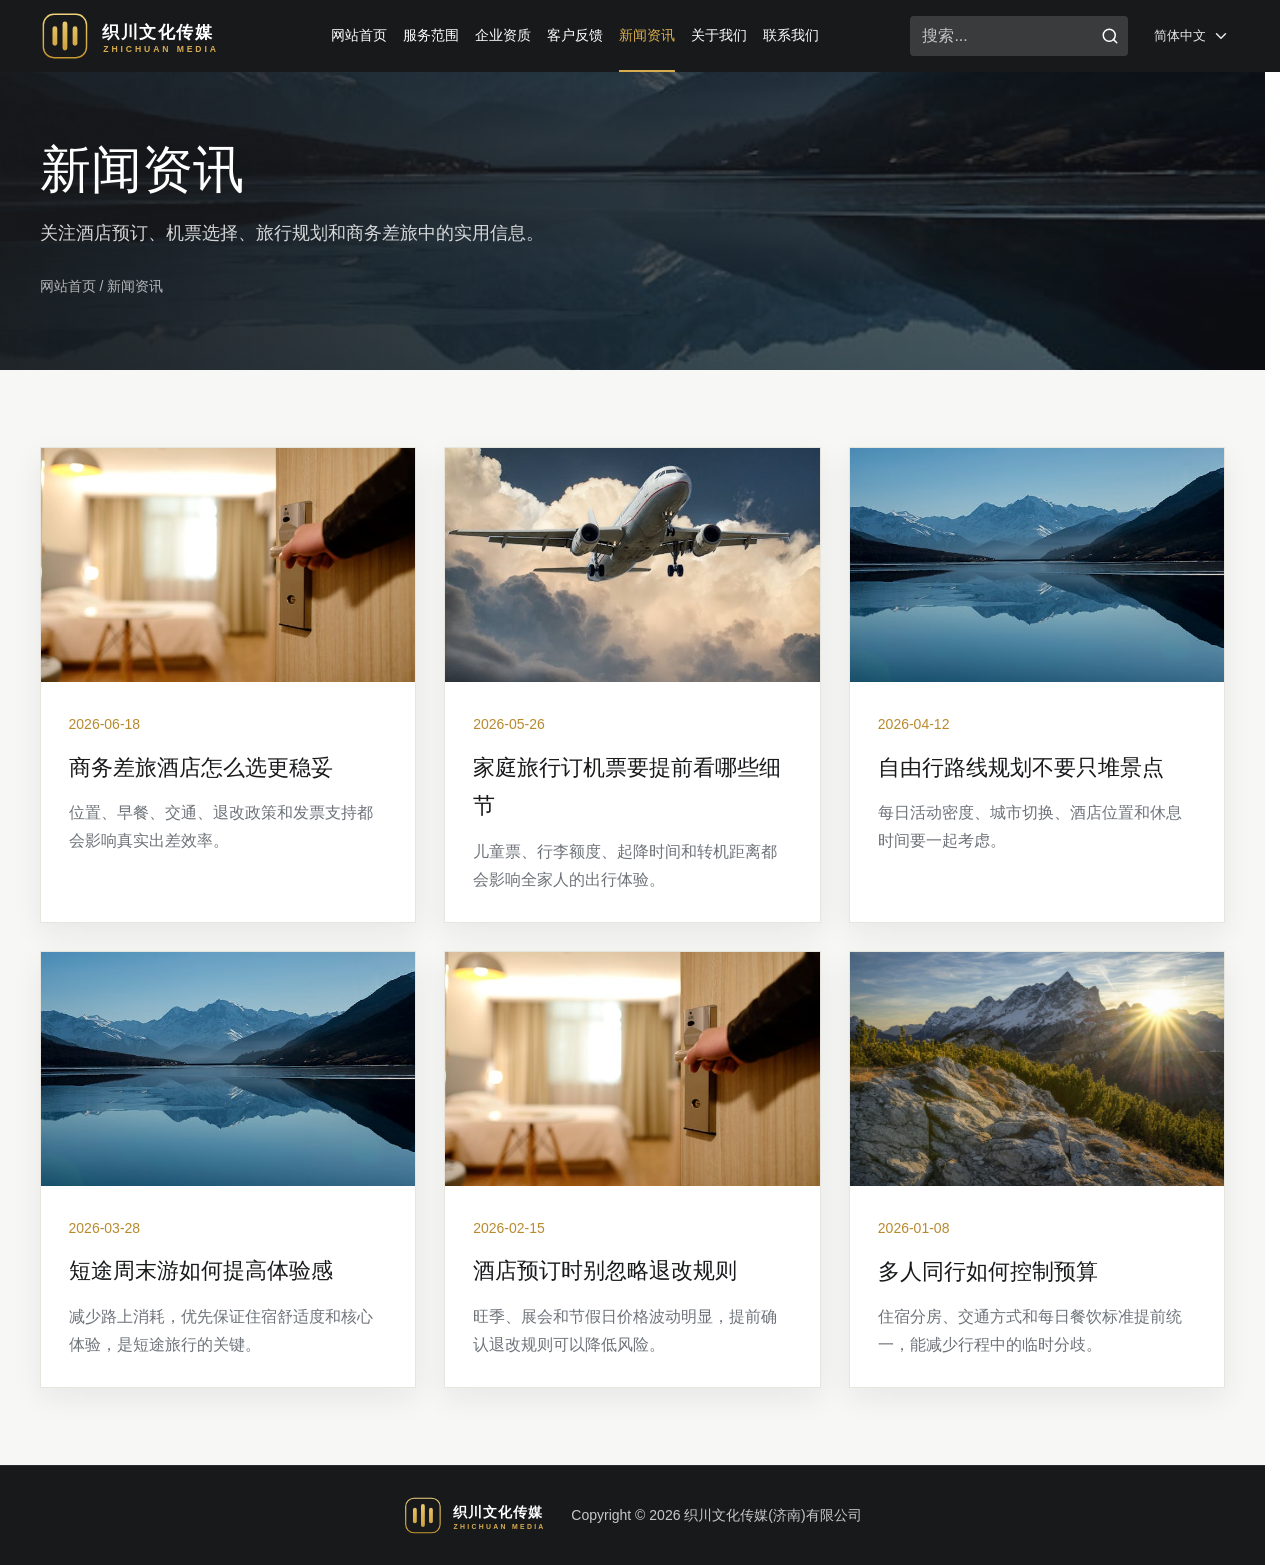
<file: news.html>
<!doctype html>
<html lang="zh-CN">
  <head>
    <meta charset="utf-8" />
    <meta name="viewport" content="width=device-width, initial-scale=1" />
    <title>新闻资讯 - 织川文化传媒(济南)有限公司</title>
    <meta name="description" content="酒店、旅行、机票相关资讯。" />    <link rel="icon" href="data:," />
    <link rel="stylesheet" href="styles.css" />
    <script src="assets/js/lucide.min.js" defer></script>
    <script src="i18n.js" defer></script>
    <script src="script.js" defer></script>
  </head>
  <body class="subpage" data-page="news">
    <header class="site-header" data-header><div class="header-inner"><a class="brand" href="index.html" aria-label="织川文化传媒首页"><img class="brand-logo" src="logo.svg" alt="织川文化传媒" /></a><button class="menu-toggle" type="button" aria-label="打开导航" aria-expanded="false" data-menu-toggle><i data-lucide="menu"></i></button><nav class="primary-nav" data-nav><a href="index.html" data-page-link="home">网站首页</a><a href="service.html" data-page-link="service">服务范围</a><a href="qualifications.html" data-page-link="qualifications">企业资质</a><a href="feedback.html" data-page-link="feedback">客户反馈</a><a href="news.html" data-page-link="news">新闻资讯</a><a href="about.html" data-page-link="about">关于我们</a><a href="contact.html" data-page-link="contact">联系我们</a></nav><form class="search-form" role="search"><input type="search" placeholder="搜索..." aria-label="搜索关键词" /><button type="submit" aria-label="搜索"><i data-lucide="search"></i></button></form><button class="language" type="button" aria-label="语言"><span>简体中文</span><i data-lucide="chevron-down"></i></button></div></header>

    <main>
      <section class="page-hero" style="--page-image: url('assets/img/travel.jpg')">
        <div class="section-inner"><h1>新闻资讯</h1><p>关注酒店预订、机票选择、旅行规划和商务差旅中的实用信息。</p><div class="breadcrumb"><a href="index.html">网站首页</a> / 新闻资讯</div></div>
      </section>
      <section class="content-section alt">
        <div class="section-inner news-grid-page">
          <article class="news-card reveal"><img src="assets/img/hotel.jpg" alt="商务酒店" /><div><time>2026-06-18</time><h2>商务差旅酒店怎么选更稳妥</h2><p>位置、早餐、交通、退改政策和发票支持都会影响真实出差效率。</p></div></article>
          <article class="news-card reveal"><img src="assets/img/flight.jpg" alt="机票选择" /><div><time>2026-05-26</time><h2>家庭旅行订机票要提前看哪些细节</h2><p>儿童票、行李额度、起降时间和转机距离都会影响全家人的出行体验。</p></div></article>
          <article class="news-card reveal"><img src="assets/img/travel.jpg" alt="自由行路线" /><div><time>2026-04-12</time><h2>自由行路线规划不要只堆景点</h2><p>每日活动密度、城市切换、酒店位置和休息时间要一起考虑。</p></div></article>
          <article class="news-card reveal"><img src="assets/img/travel.jpg" alt="目的地旅行" /><div><time>2026-03-28</time><h2>短途周末游如何提高体验感</h2><p>减少路上消耗，优先保证住宿舒适度和核心体验，是短途旅行的关键。</p></div></article>
          <article class="news-card reveal"><img src="assets/img/hotel.jpg" alt="酒店大堂" /><div><time>2026-02-15</time><h2>酒店预订时别忽略退改规则</h2><p>旺季、展会和节假日价格波动明显，提前确认退改规则可以降低风险。</p></div></article>
          <article class="news-card reveal"><img src="assets/img/hero.jpg" alt="旅行地图" /><div><time>2026-01-08</time><h2>多人同行如何控制预算</h2><p>住宿分房、交通方式和每日餐饮标准提前统一，能减少行程中的临时分歧。</p></div></article>
        </div>
      </section>
    </main>

    <footer class="site-footer"><div class="footer-inner"><img class="footer-logo" src="logo.svg" alt="织川文化传媒" /><div><p>Copyright © 2026 织川文化传媒(济南)有限公司</p></div></div></footer>
  </body>
</html>
</file>
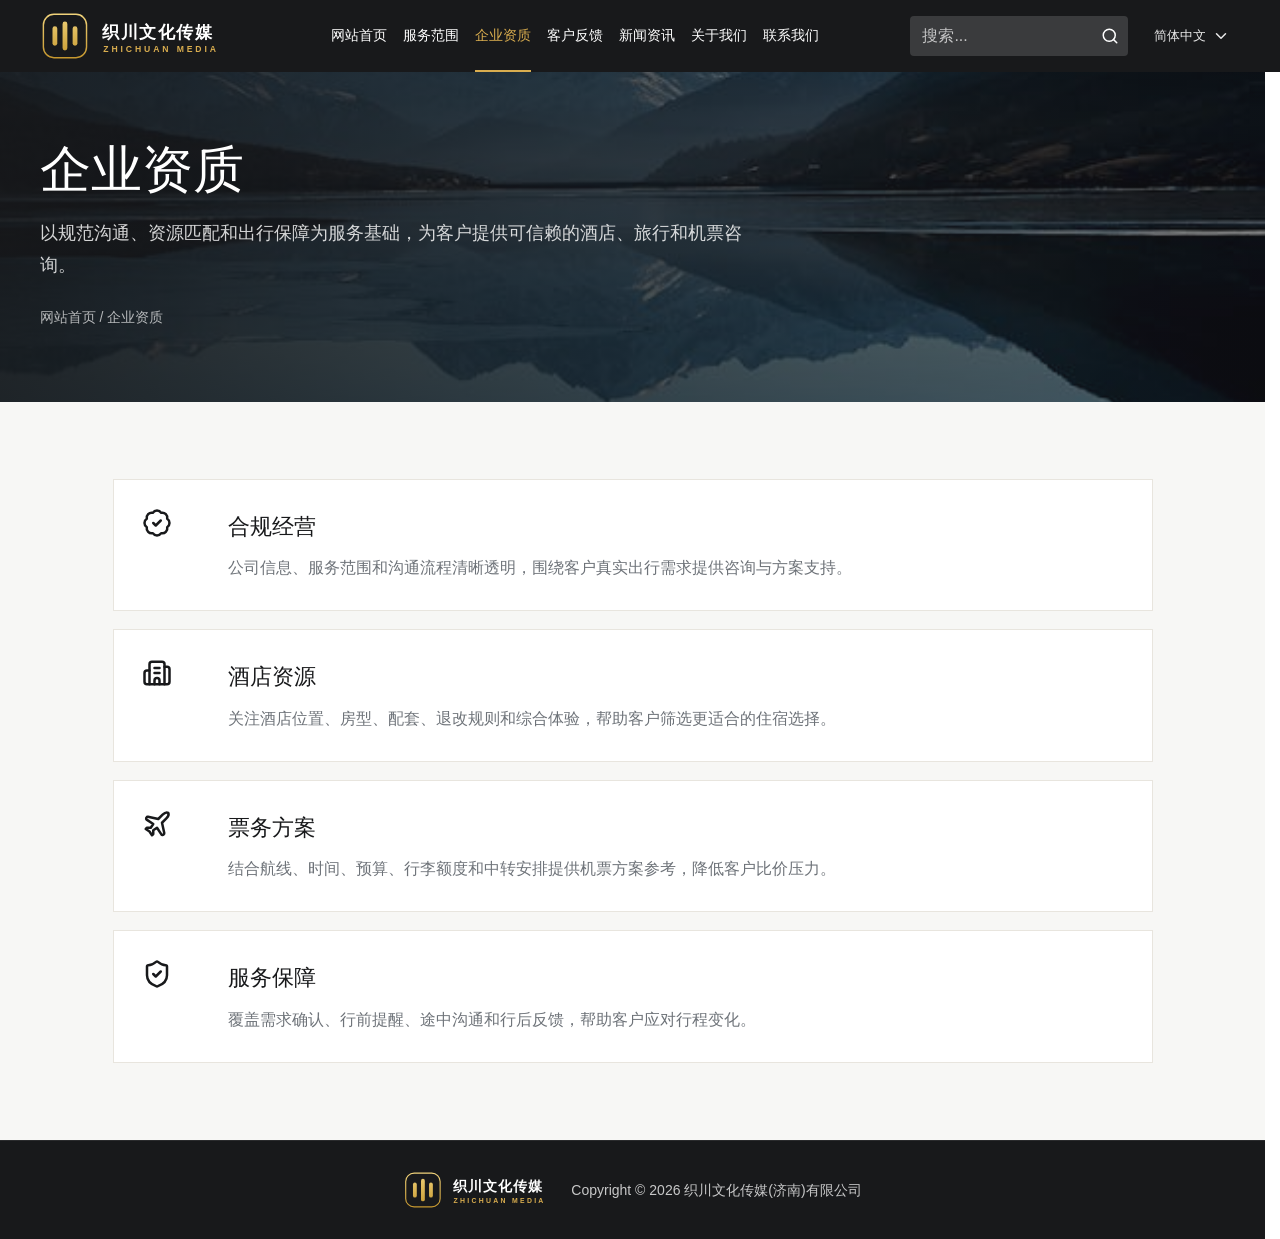
<file: qualifications.html>
<!doctype html>
<html lang="zh-CN">
  <head>
    <meta charset="utf-8" />
    <meta name="viewport" content="width=device-width, initial-scale=1" />
    <title>企业资质 - 织川文化传媒(济南)有限公司</title>
    <meta name="description" content="织川文化传媒(济南)有限公司企业资质与服务保障。" />    <link rel="icon" href="data:," />
    <link rel="stylesheet" href="styles.css" />
    <script src="assets/js/lucide.min.js" defer></script>
    <script src="i18n.js" defer></script>
    <script src="script.js" defer></script>
  </head>
  <body class="subpage" data-page="qualifications">
    <header class="site-header" data-header>
      <div class="header-inner">
        <a class="brand" href="index.html" aria-label="织川文化传媒首页"><img class="brand-logo" src="logo.svg" alt="织川文化传媒" /></a>
        <button class="menu-toggle" type="button" aria-label="打开导航" aria-expanded="false" data-menu-toggle><i data-lucide="menu"></i></button>
        <nav class="primary-nav" data-nav>
          <a href="index.html" data-page-link="home">网站首页</a><a href="service.html" data-page-link="service">服务范围</a><a href="qualifications.html" data-page-link="qualifications">企业资质</a><a href="feedback.html" data-page-link="feedback">客户反馈</a><a href="news.html" data-page-link="news">新闻资讯</a><a href="about.html" data-page-link="about">关于我们</a><a href="contact.html" data-page-link="contact">联系我们</a>
        </nav>
        <form class="search-form" role="search"><input type="search" placeholder="搜索..." aria-label="搜索关键词" /><button type="submit" aria-label="搜索"><i data-lucide="search"></i></button></form>
        <button class="language" type="button" aria-label="语言"><span>简体中文</span><i data-lucide="chevron-down"></i></button>
      </div>
    </header>

    <main>
      <section class="page-hero" style="--page-image: url('assets/img/travel.jpg')">
        <div class="section-inner">
          <h1>企业资质</h1>
          <p>以规范沟通、资源匹配和出行保障为服务基础，为客户提供可信赖的酒店、旅行和机票咨询。</p>
          <div class="breadcrumb"><a href="index.html">网站首页</a> / 企业资质</div>
        </div>
      </section>

      <section class="content-section alt">
        <div class="section-inner qualification-list">
          <article class="qualification-item reveal">
            <i data-lucide="badge-check"></i>
            <div><h2>合规经营</h2><p>公司信息、服务范围和沟通流程清晰透明，围绕客户真实出行需求提供咨询与方案支持。</p></div>
          </article>
          <article class="qualification-item reveal">
            <i data-lucide="building-2"></i>
            <div><h2>酒店资源</h2><p>关注酒店位置、房型、配套、退改规则和综合体验，帮助客户筛选更适合的住宿选择。</p></div>
          </article>
          <article class="qualification-item reveal">
            <i data-lucide="plane"></i>
            <div><h2>票务方案</h2><p>结合航线、时间、预算、行李额度和中转安排提供机票方案参考，降低客户比价压力。</p></div>
          </article>
          <article class="qualification-item reveal">
            <i data-lucide="shield-check"></i>
            <div><h2>服务保障</h2><p>覆盖需求确认、行前提醒、途中沟通和行后反馈，帮助客户应对行程变化。</p></div>
          </article>
        </div>
      </section>
    </main>

    <footer class="site-footer"><div class="footer-inner"><img class="footer-logo" src="logo.svg" alt="织川文化传媒" /><div><p>Copyright © 2026 织川文化传媒(济南)有限公司</p></div></div></footer>
  </body>
</html>
</file>
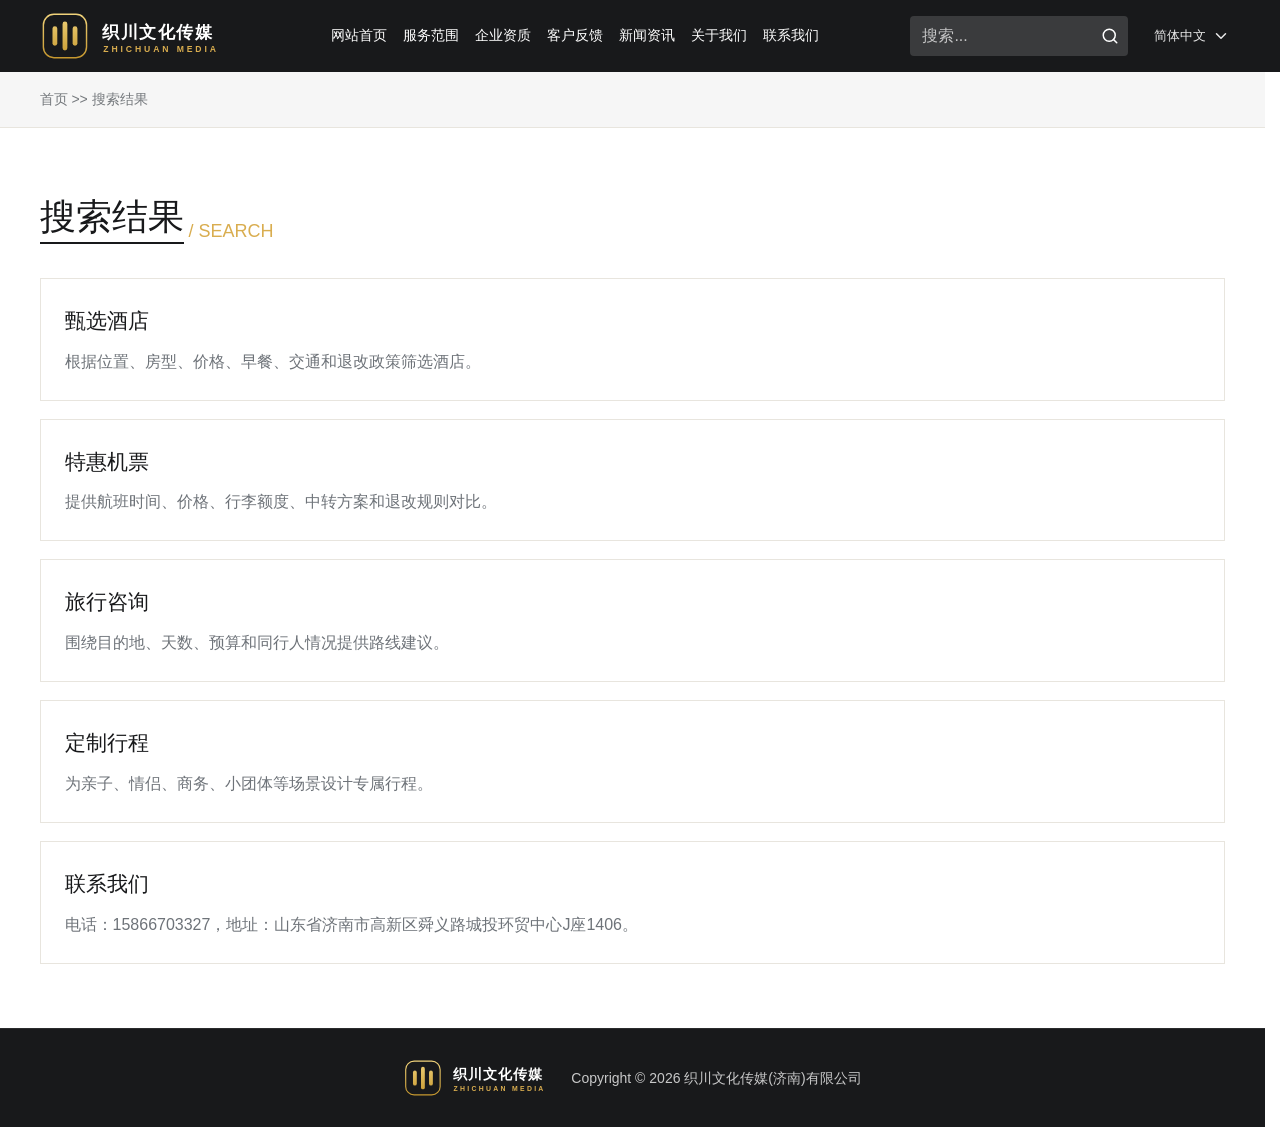
<file: search.html>
<!doctype html>
<html lang="zh-CN">
  <head>
    <meta charset="utf-8" />
    <meta name="viewport" content="width=device-width, initial-scale=1" />
    <title>搜索结果 - 织川文化传媒(济南)有限公司</title>
    <meta name="description" content="站内搜索结果。" />    <link rel="icon" href="data:," />
    <link rel="stylesheet" href="styles.css" />
    <script src="assets/js/lucide.min.js" defer></script>
    <script src="i18n.js" defer></script>
    <script src="script.js" defer></script>
  </head>
  <body class="subpage" data-page="search">
    <header class="site-header" data-header>
      <div class="header-inner">
        <a class="brand" href="index.html"><img class="brand-logo" src="logo.svg" alt="织川文化传媒" /></a>
        <button class="menu-toggle" type="button" aria-label="打开导航" aria-expanded="false" data-menu-toggle><i data-lucide="menu"></i></button>
        <nav class="primary-nav" data-nav>
          <a href="index.html" data-page-link="home">网站首页</a><a href="service.html" data-page-link="service">服务范围</a><a href="qualifications.html" data-page-link="qualifications">企业资质</a><a href="feedback.html" data-page-link="feedback">客户反馈</a><a href="news.html" data-page-link="news">新闻资讯</a><a href="about.html" data-page-link="about">关于我们</a><a href="contact.html" data-page-link="contact">联系我们</a>
        </nav>
        <form class="search-form" role="search"><input type="search" placeholder="搜索..." aria-label="搜索关键词" /><button type="submit"><i data-lucide="search"></i></button></form>
        <button class="language" type="button"><span>简体中文</span><i data-lucide="chevron-down"></i></button>
      </div>
    </header>
    <div class="cms-breadcrumb"><div class="section-inner"><a href="index.html">首页</a> &gt;&gt; 搜索结果</div></div>
    <main class="cms-wrapper">
      <div class="section-inner">
        <div class="cms-title"><h1>搜索结果</h1><span data-search-title> / SEARCH</span></div>
        <div class="search-result-list">
          <a class="search-result" href="service-hotel.html" data-search-item data-keywords="酒店 住宿 商务 差旅 度假">
            <h2>甄选酒店</h2>
            <p>根据位置、房型、价格、早餐、交通和退改政策筛选酒店。</p>
          </a>
          <a class="search-result" href="service-flight.html" data-search-item data-keywords="机票 航班 特惠 中转 行李">
            <h2>特惠机票</h2>
            <p>提供航班时间、价格、行李额度、中转方案和退改规则对比。</p>
          </a>
          <a class="search-result" href="service-travel.html" data-search-item data-keywords="旅行 旅游 路线 自由行 目的地">
            <h2>旅行咨询</h2>
            <p>围绕目的地、天数、预算和同行人情况提供路线建议。</p>
          </a>
          <a class="search-result" href="service-custom.html" data-search-item data-keywords="定制 行程 亲子 商务 团队">
            <h2>定制行程</h2>
            <p>为亲子、情侣、商务、小团体等场景设计专属行程。</p>
          </a>
          <a class="search-result" href="contact.html" data-search-item data-keywords="电话 地址 联系 济南 高新区">
            <h2>联系我们</h2>
            <p>电话：15866703327，地址：山东省济南市高新区舜义路城投环贸中心J座1406。</p>
          </a>
        </div>
        <p class="empty-result" data-empty-result hidden>没有找到匹配内容，请更换关键词或直接联系我们。</p>
      </div>
    </main>
    <footer class="site-footer"><div class="footer-inner"><img class="footer-logo" src="logo.svg" alt="织川文化传媒" /><div><p>Copyright © 2026 织川文化传媒(济南)有限公司</p></div></div></footer>
  </body>
</html>
</file>
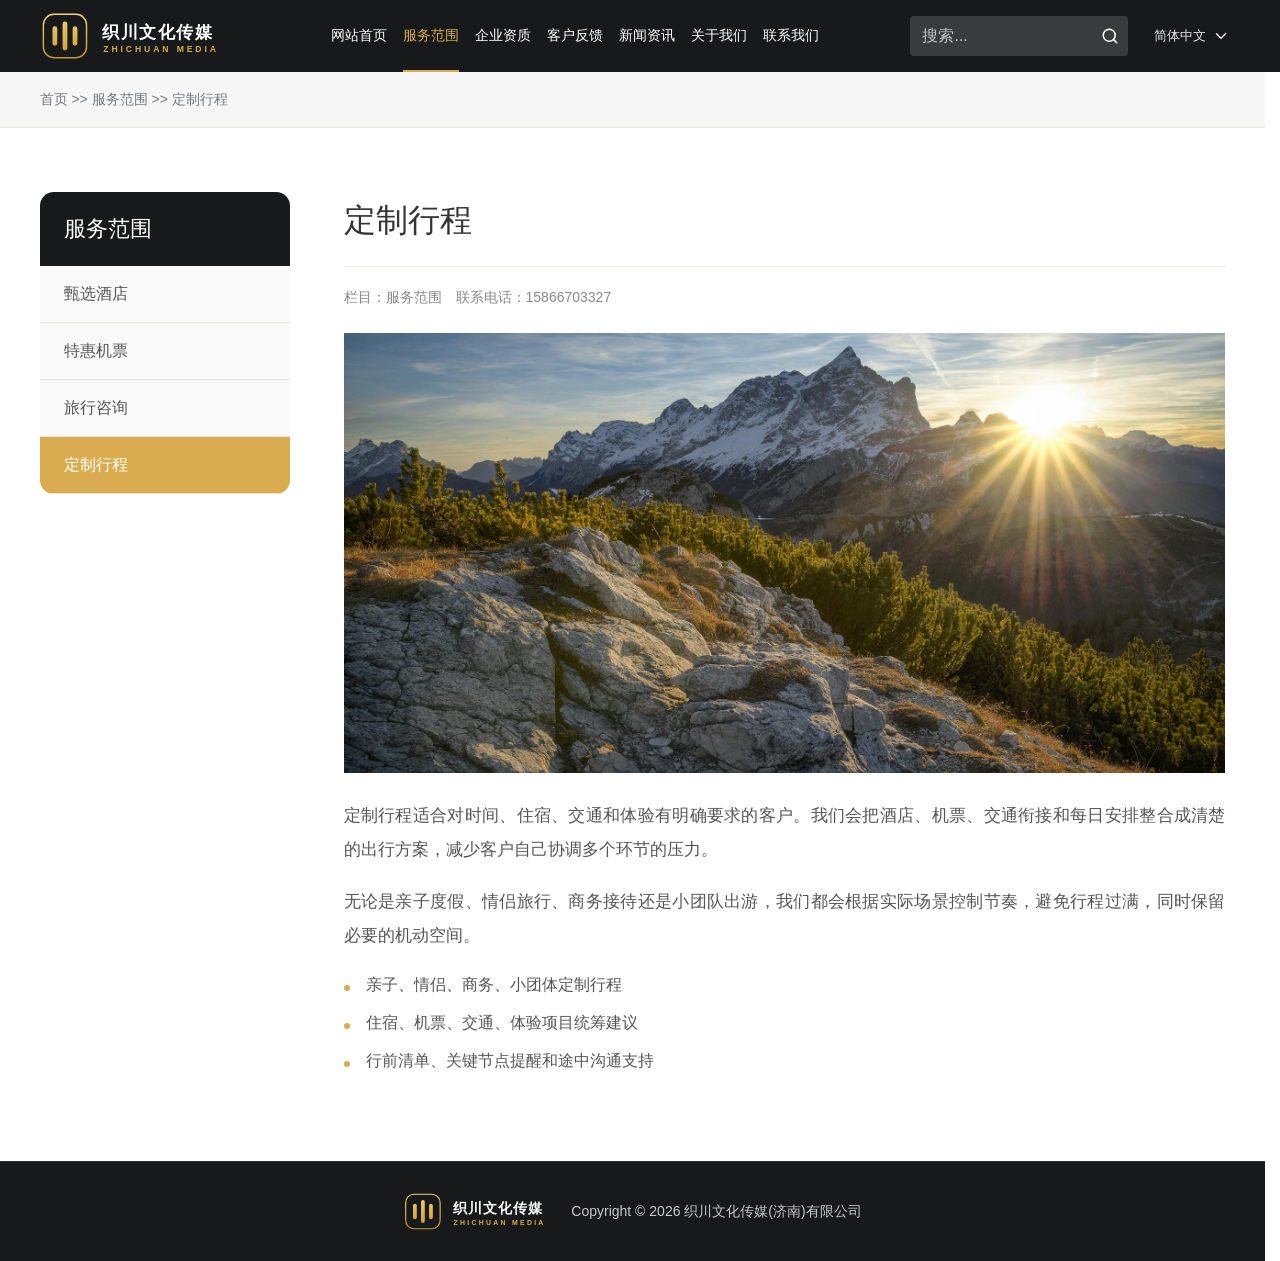
<file: service-custom.html>
<!doctype html>
<html lang="zh-CN">
  <head>
    <meta charset="utf-8" />
    <meta name="viewport" content="width=device-width, initial-scale=1" />
    <title>定制行程 - 织川文化传媒(济南)有限公司</title>
    <meta name="description" content="定制行程服务详情。" />    <link rel="icon" href="data:," />
    <link rel="stylesheet" href="styles.css" />
    <script src="assets/js/lucide.min.js" defer></script>
    <script src="i18n.js" defer></script>
    <script src="script.js" defer></script>
  </head>
  <body class="subpage" data-page="service">
    <header class="site-header" data-header><div class="header-inner"><a class="brand" href="index.html"><img class="brand-logo" src="logo.svg" alt="织川文化传媒" /></a><button class="menu-toggle" type="button" aria-label="打开导航" aria-expanded="false" data-menu-toggle><i data-lucide="menu"></i></button><nav class="primary-nav" data-nav><a href="index.html" data-page-link="home">网站首页</a><a href="service.html" data-page-link="service">服务范围</a><a href="qualifications.html" data-page-link="qualifications">企业资质</a><a href="feedback.html" data-page-link="feedback">客户反馈</a><a href="news.html" data-page-link="news">新闻资讯</a><a href="about.html" data-page-link="about">关于我们</a><a href="contact.html" data-page-link="contact">联系我们</a></nav><form class="search-form" role="search"><input type="search" placeholder="搜索..." aria-label="搜索关键词" /><button type="submit"><i data-lucide="search"></i></button></form><button class="language" type="button"><span>简体中文</span><i data-lucide="chevron-down"></i></button></div></header>
    <div class="cms-breadcrumb"><div class="section-inner"><a href="index.html">首页</a> &gt;&gt; <a href="service.html">服务范围</a> &gt;&gt; 定制行程</div></div>
    <main class="cms-wrapper"><div class="section-inner service-detail-layout">
      <aside class="side-menu"><h2>服务范围</h2><a href="service-hotel.html">甄选酒店</a><a href="service-flight.html">特惠机票</a><a href="service-travel.html">旅行咨询</a><a class="active" href="service-custom.html">定制行程</a></aside>
      <article class="entry-page"><h1>定制行程</h1><div class="meta">栏目：服务范围　联系电话：15866703327</div><img src="assets/img/hero.jpg" alt="定制行程" /><p>定制行程适合对时间、住宿、交通和体验有明确要求的客户。我们会把酒店、机票、交通衔接和每日安排整合成清楚的出行方案，减少客户自己协调多个环节的压力。</p><p>无论是亲子度假、情侣旅行、商务接待还是小团队出游，我们都会根据实际场景控制节奏，避免行程过满，同时保留必要的机动空间。</p><ul><li>亲子、情侣、商务、小团体定制行程</li><li>住宿、机票、交通、体验项目统筹建议</li><li>行前清单、关键节点提醒和途中沟通支持</li></ul></article>
    </div></main>
    <footer class="site-footer"><div class="footer-inner"><img class="footer-logo" src="logo.svg" alt="织川文化传媒" /><div><p>Copyright © 2026 织川文化传媒(济南)有限公司</p></div></div></footer>
  </body>
</html>
</file>
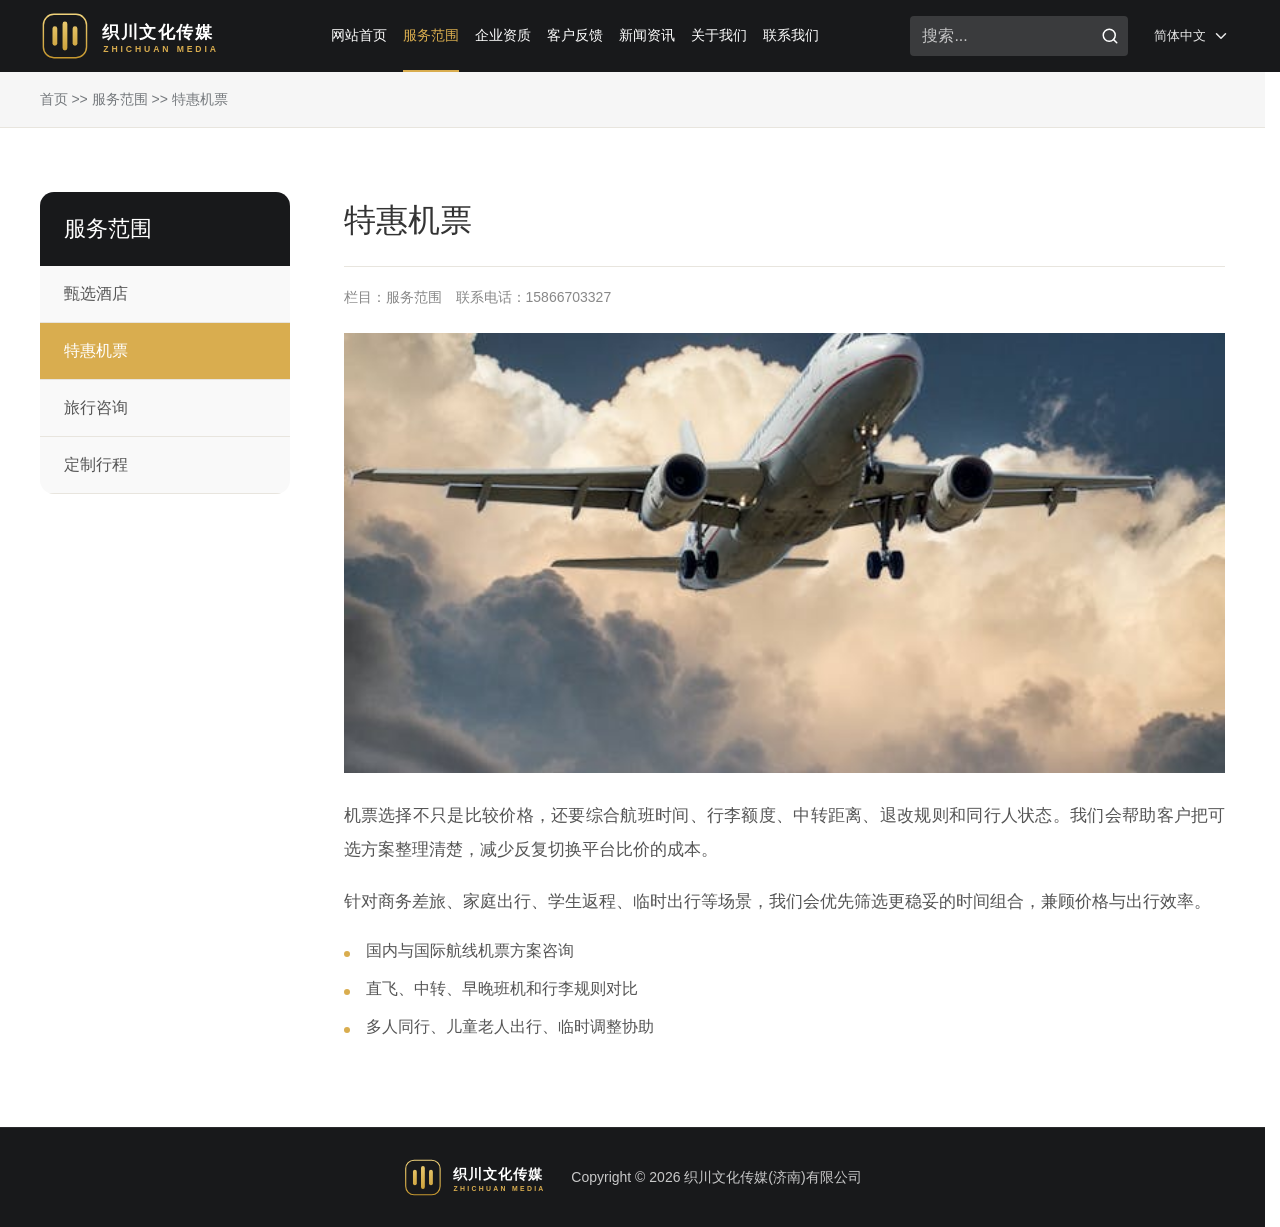
<file: service-flight.html>
<!doctype html>
<html lang="zh-CN">
  <head>
    <meta charset="utf-8" />
    <meta name="viewport" content="width=device-width, initial-scale=1" />
    <title>特惠机票 - 织川文化传媒(济南)有限公司</title>
    <meta name="description" content="特惠机票服务详情。" />    <link rel="icon" href="data:," />
    <link rel="stylesheet" href="styles.css" />
    <script src="assets/js/lucide.min.js" defer></script>
    <script src="i18n.js" defer></script>
    <script src="script.js" defer></script>
  </head>
  <body class="subpage" data-page="service">
    <header class="site-header" data-header><div class="header-inner"><a class="brand" href="index.html"><img class="brand-logo" src="logo.svg" alt="织川文化传媒" /></a><button class="menu-toggle" type="button" aria-label="打开导航" aria-expanded="false" data-menu-toggle><i data-lucide="menu"></i></button><nav class="primary-nav" data-nav><a href="index.html" data-page-link="home">网站首页</a><a href="service.html" data-page-link="service">服务范围</a><a href="qualifications.html" data-page-link="qualifications">企业资质</a><a href="feedback.html" data-page-link="feedback">客户反馈</a><a href="news.html" data-page-link="news">新闻资讯</a><a href="about.html" data-page-link="about">关于我们</a><a href="contact.html" data-page-link="contact">联系我们</a></nav><form class="search-form" role="search"><input type="search" placeholder="搜索..." aria-label="搜索关键词" /><button type="submit"><i data-lucide="search"></i></button></form><button class="language" type="button"><span>简体中文</span><i data-lucide="chevron-down"></i></button></div></header>
    <div class="cms-breadcrumb"><div class="section-inner"><a href="index.html">首页</a> &gt;&gt; <a href="service.html">服务范围</a> &gt;&gt; 特惠机票</div></div>
    <main class="cms-wrapper"><div class="section-inner service-detail-layout">
      <aside class="side-menu"><h2>服务范围</h2><a href="service-hotel.html">甄选酒店</a><a class="active" href="service-flight.html">特惠机票</a><a href="service-travel.html">旅行咨询</a><a href="service-custom.html">定制行程</a></aside>
      <article class="entry-page"><h1>特惠机票</h1><div class="meta">栏目：服务范围　联系电话：15866703327</div><img src="assets/img/flight.jpg" alt="特惠机票" /><p>机票选择不只是比较价格，还要综合航班时间、行李额度、中转距离、退改规则和同行人状态。我们会帮助客户把可选方案整理清楚，减少反复切换平台比价的成本。</p><p>针对商务差旅、家庭出行、学生返程、临时出行等场景，我们会优先筛选更稳妥的时间组合，兼顾价格与出行效率。</p><ul><li>国内与国际航线机票方案咨询</li><li>直飞、中转、早晚班机和行李规则对比</li><li>多人同行、儿童老人出行、临时调整协助</li></ul></article>
    </div></main>
    <footer class="site-footer"><div class="footer-inner"><img class="footer-logo" src="logo.svg" alt="织川文化传媒" /><div><p>Copyright © 2026 织川文化传媒(济南)有限公司</p></div></div></footer>
  </body>
</html>
</file>
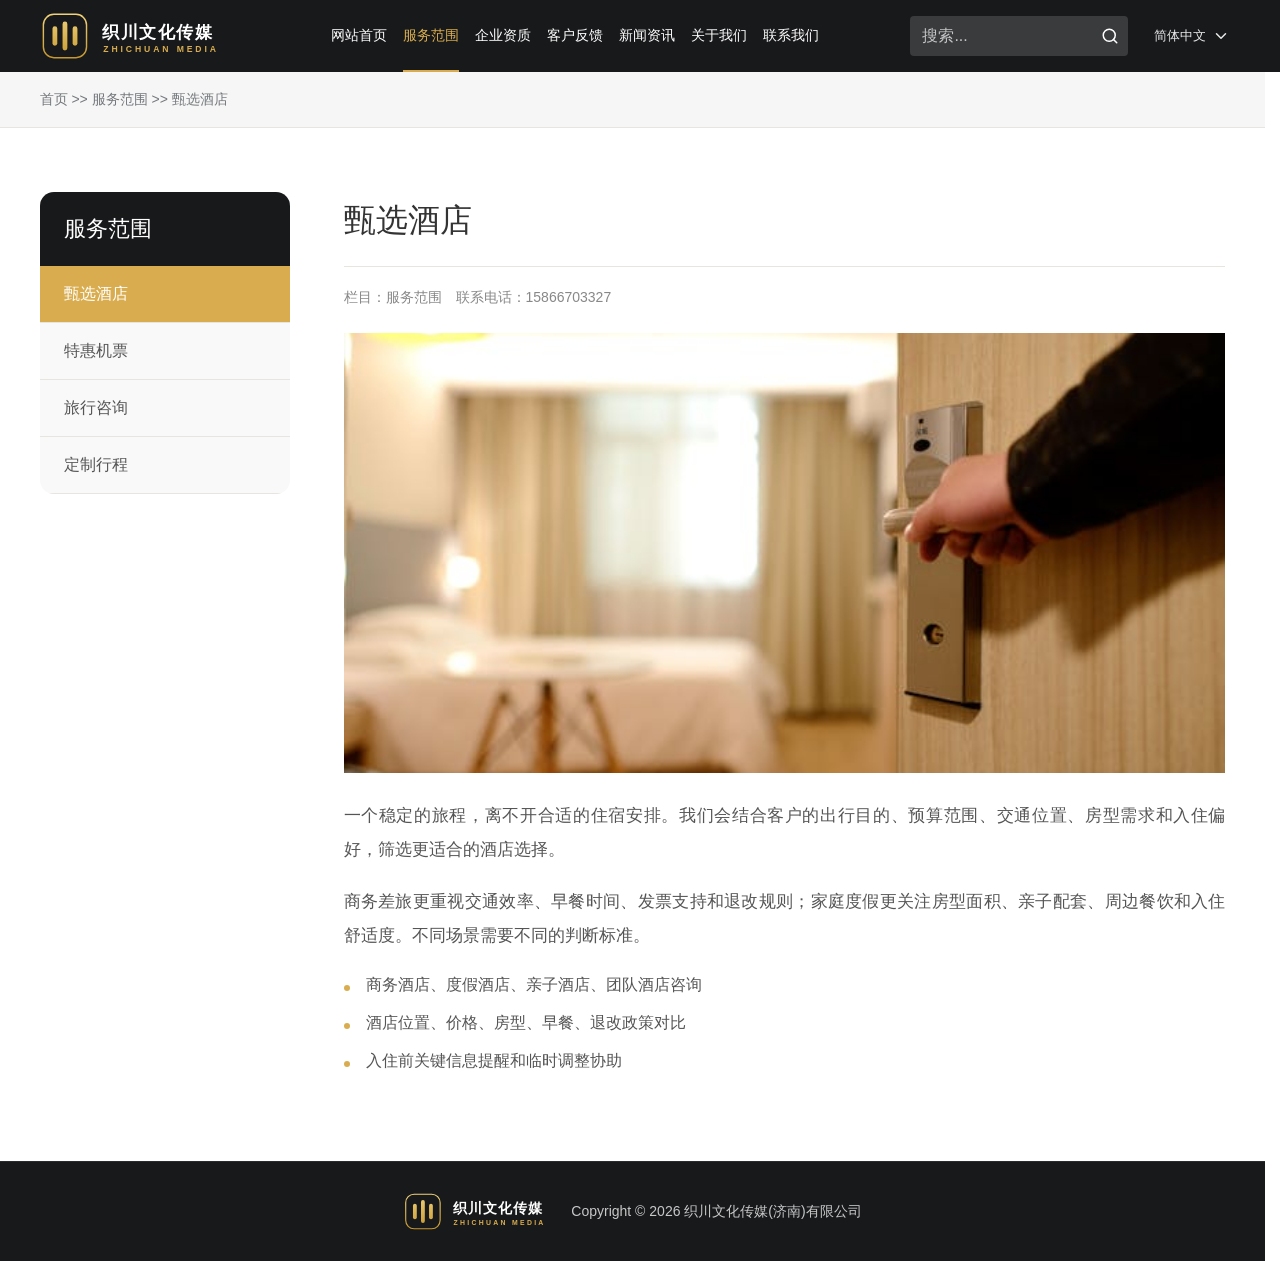
<file: service-hotel.html>
<!doctype html>
<html lang="zh-CN">
  <head>
    <meta charset="utf-8" />
    <meta name="viewport" content="width=device-width, initial-scale=1" />
    <title>甄选酒店 - 织川文化传媒(济南)有限公司</title>
    <meta name="description" content="甄选酒店服务详情。" />    <link rel="icon" href="data:," />
    <link rel="stylesheet" href="styles.css" />
    <script src="assets/js/lucide.min.js" defer></script>
    <script src="i18n.js" defer></script>
    <script src="script.js" defer></script>
  </head>
  <body class="subpage" data-page="service">
    <header class="site-header" data-header><div class="header-inner"><a class="brand" href="index.html"><img class="brand-logo" src="logo.svg" alt="织川文化传媒" /></a><button class="menu-toggle" type="button" aria-label="打开导航" aria-expanded="false" data-menu-toggle><i data-lucide="menu"></i></button><nav class="primary-nav" data-nav><a href="index.html" data-page-link="home">网站首页</a><a href="service.html" data-page-link="service">服务范围</a><a href="qualifications.html" data-page-link="qualifications">企业资质</a><a href="feedback.html" data-page-link="feedback">客户反馈</a><a href="news.html" data-page-link="news">新闻资讯</a><a href="about.html" data-page-link="about">关于我们</a><a href="contact.html" data-page-link="contact">联系我们</a></nav><form class="search-form" role="search"><input type="search" placeholder="搜索..." aria-label="搜索关键词" /><button type="submit"><i data-lucide="search"></i></button></form><button class="language" type="button"><span>简体中文</span><i data-lucide="chevron-down"></i></button></div></header>
    <div class="cms-breadcrumb"><div class="section-inner"><a href="index.html">首页</a> &gt;&gt; <a href="service.html">服务范围</a> &gt;&gt; 甄选酒店</div></div>
    <main class="cms-wrapper"><div class="section-inner service-detail-layout">
      <aside class="side-menu"><h2>服务范围</h2><a class="active" href="service-hotel.html">甄选酒店</a><a href="service-flight.html">特惠机票</a><a href="service-travel.html">旅行咨询</a><a href="service-custom.html">定制行程</a></aside>
      <article class="entry-page">
        <h1>甄选酒店</h1>
        <div class="meta">栏目：服务范围　联系电话：15866703327</div>
        <img src="assets/img/hotel.jpg" alt="甄选酒店" />
        <p>一个稳定的旅程，离不开合适的住宿安排。我们会结合客户的出行目的、预算范围、交通位置、房型需求和入住偏好，筛选更适合的酒店选择。</p>
        <p>商务差旅更重视交通效率、早餐时间、发票支持和退改规则；家庭度假更关注房型面积、亲子配套、周边餐饮和入住舒适度。不同场景需要不同的判断标准。</p>
        <ul><li>商务酒店、度假酒店、亲子酒店、团队酒店咨询</li><li>酒店位置、价格、房型、早餐、退改政策对比</li><li>入住前关键信息提醒和临时调整协助</li></ul>
      </article>
    </div></main>
    <footer class="site-footer"><div class="footer-inner"><img class="footer-logo" src="logo.svg" alt="织川文化传媒" /><div><p>Copyright © 2026 织川文化传媒(济南)有限公司</p></div></div></footer>
  </body>
</html>
</file>
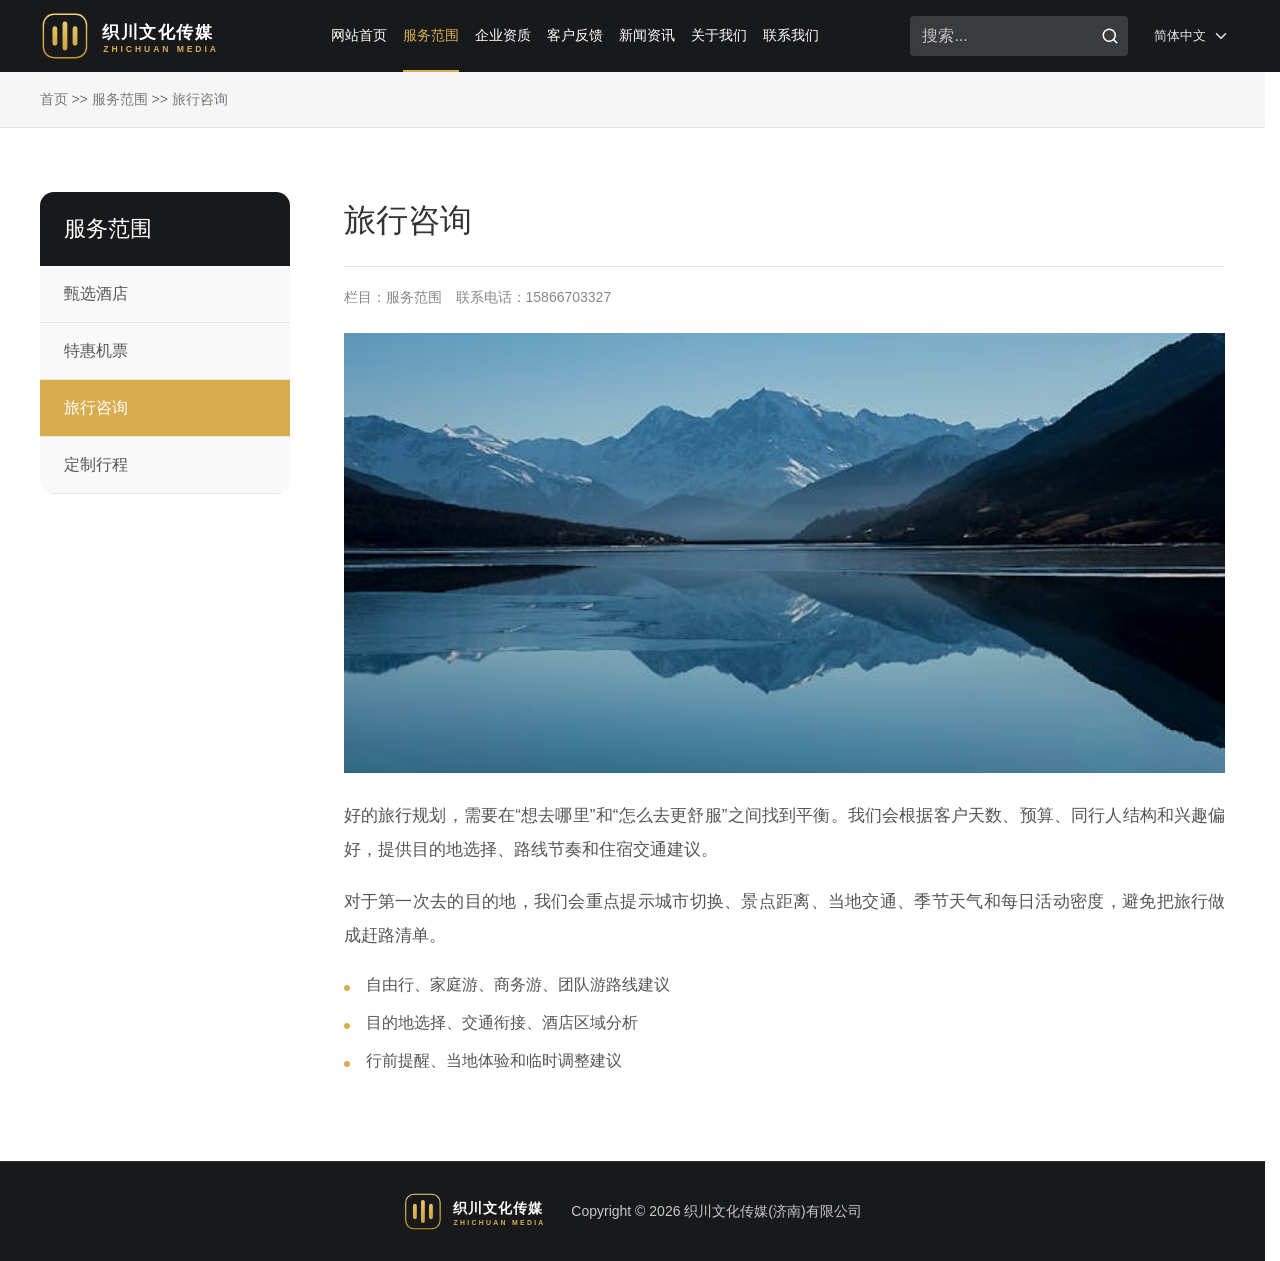
<file: service-travel.html>
<!doctype html>
<html lang="zh-CN">
  <head>
    <meta charset="utf-8" />
    <meta name="viewport" content="width=device-width, initial-scale=1" />
    <title>旅行咨询 - 织川文化传媒(济南)有限公司</title>
    <meta name="description" content="旅行咨询服务详情。" />    <link rel="icon" href="data:," />
    <link rel="stylesheet" href="styles.css" />
    <script src="assets/js/lucide.min.js" defer></script>
    <script src="i18n.js" defer></script>
    <script src="script.js" defer></script>
  </head>
  <body class="subpage" data-page="service">
    <header class="site-header" data-header><div class="header-inner"><a class="brand" href="index.html"><img class="brand-logo" src="logo.svg" alt="织川文化传媒" /></a><button class="menu-toggle" type="button" aria-label="打开导航" aria-expanded="false" data-menu-toggle><i data-lucide="menu"></i></button><nav class="primary-nav" data-nav><a href="index.html" data-page-link="home">网站首页</a><a href="service.html" data-page-link="service">服务范围</a><a href="qualifications.html" data-page-link="qualifications">企业资质</a><a href="feedback.html" data-page-link="feedback">客户反馈</a><a href="news.html" data-page-link="news">新闻资讯</a><a href="about.html" data-page-link="about">关于我们</a><a href="contact.html" data-page-link="contact">联系我们</a></nav><form class="search-form" role="search"><input type="search" placeholder="搜索..." aria-label="搜索关键词" /><button type="submit"><i data-lucide="search"></i></button></form><button class="language" type="button"><span>简体中文</span><i data-lucide="chevron-down"></i></button></div></header>
    <div class="cms-breadcrumb"><div class="section-inner"><a href="index.html">首页</a> &gt;&gt; <a href="service.html">服务范围</a> &gt;&gt; 旅行咨询</div></div>
    <main class="cms-wrapper"><div class="section-inner service-detail-layout">
      <aside class="side-menu"><h2>服务范围</h2><a href="service-hotel.html">甄选酒店</a><a href="service-flight.html">特惠机票</a><a class="active" href="service-travel.html">旅行咨询</a><a href="service-custom.html">定制行程</a></aside>
      <article class="entry-page"><h1>旅行咨询</h1><div class="meta">栏目：服务范围　联系电话：15866703327</div><img src="assets/img/travel.jpg" alt="旅行咨询" /><p>好的旅行规划，需要在“想去哪里”和“怎么去更舒服”之间找到平衡。我们会根据客户天数、预算、同行人结构和兴趣偏好，提供目的地选择、路线节奏和住宿交通建议。</p><p>对于第一次去的目的地，我们会重点提示城市切换、景点距离、当地交通、季节天气和每日活动密度，避免把旅行做成赶路清单。</p><ul><li>自由行、家庭游、商务游、团队游路线建议</li><li>目的地选择、交通衔接、酒店区域分析</li><li>行前提醒、当地体验和临时调整建议</li></ul></article>
    </div></main>
    <footer class="site-footer"><div class="footer-inner"><img class="footer-logo" src="logo.svg" alt="织川文化传媒" /><div><p>Copyright © 2026 织川文化传媒(济南)有限公司</p></div></div></footer>
  </body>
</html>
</file>
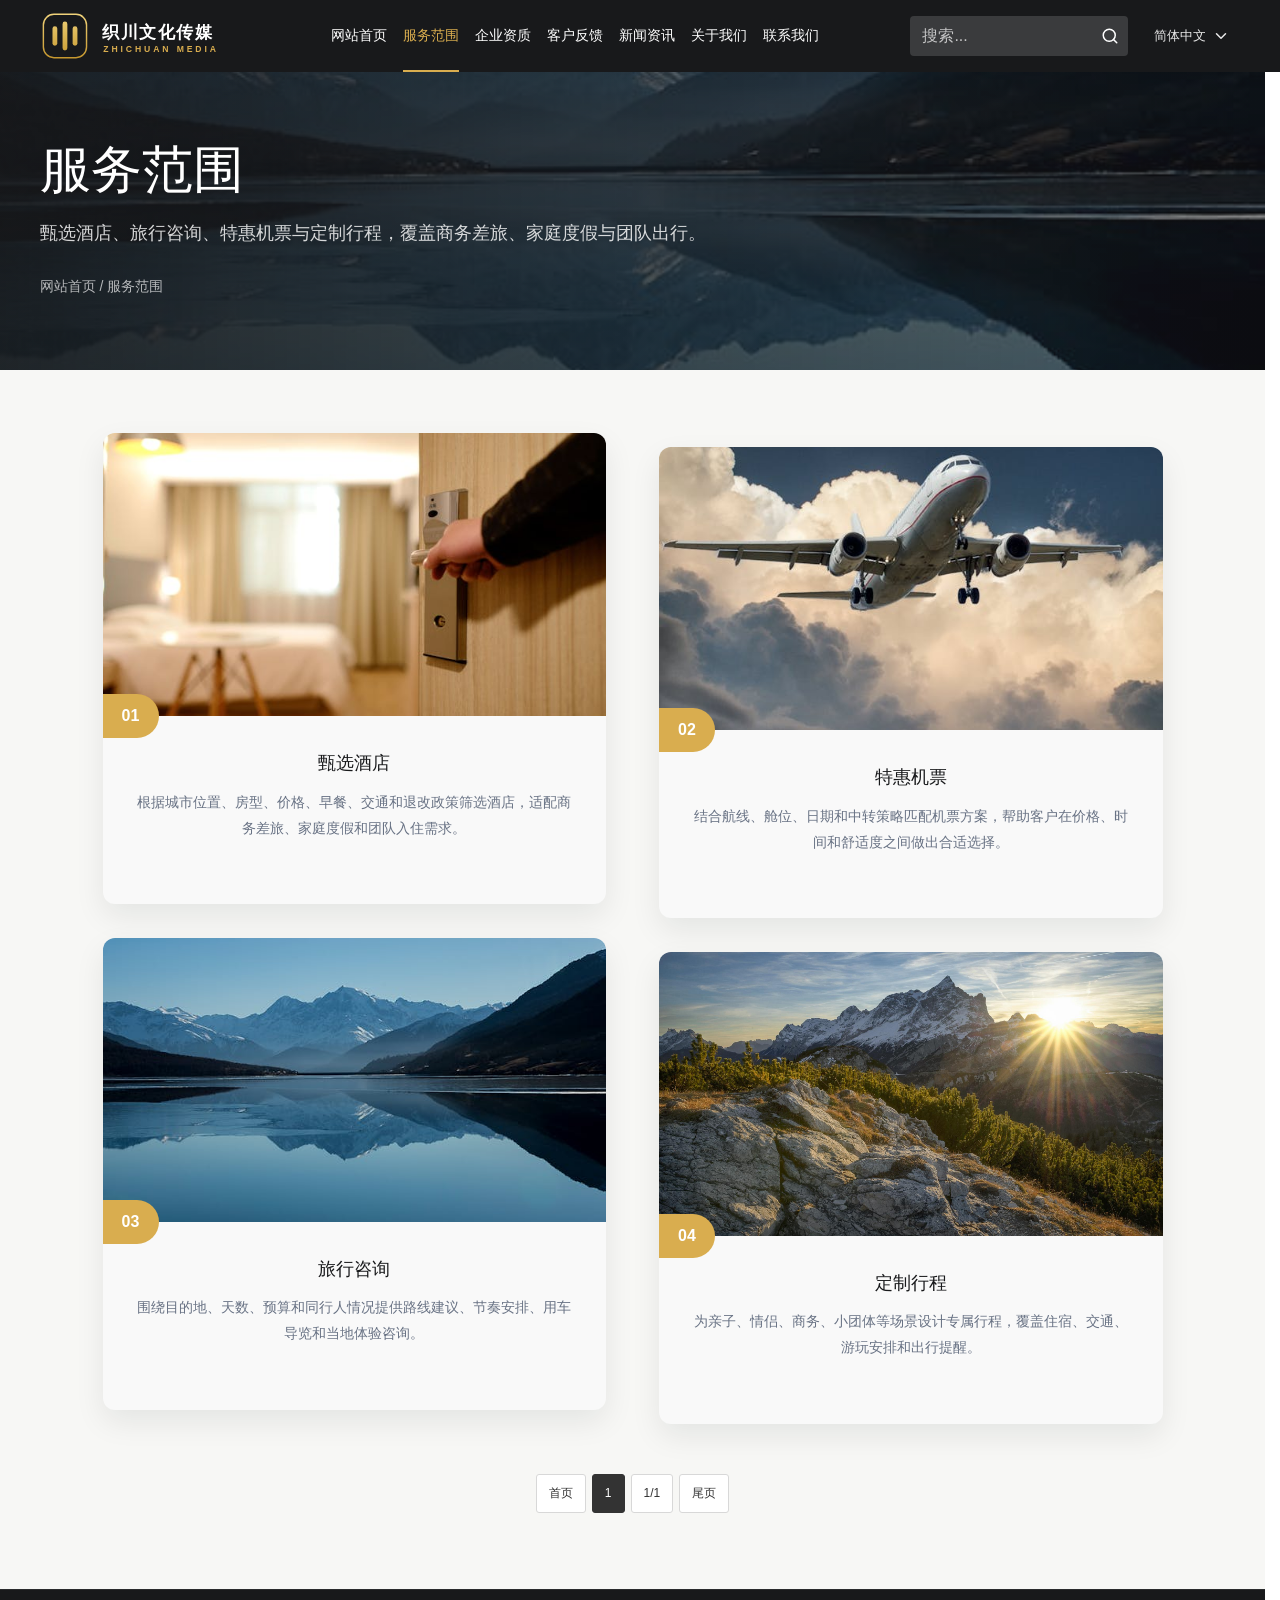
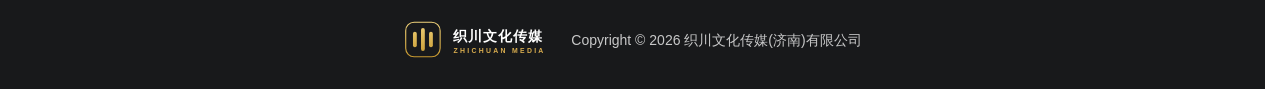
<file: service.html>
<!doctype html>
<html lang="zh-CN">
  <head>
    <meta charset="utf-8" />
    <meta name="viewport" content="width=device-width, initial-scale=1" />
    <title>服务范围 - 织川文化传媒(济南)有限公司</title>
    <meta name="description" content="织川文化传媒(济南)有限公司服务范围：甄选酒店、旅行咨询、特惠机票、定制行程。" />    <link rel="icon" href="data:," />
    <link rel="stylesheet" href="styles.css" />
    <script src="assets/js/lucide.min.js" defer></script>
    <script src="i18n.js" defer></script>
    <script src="script.js" defer></script>
  </head>
  <body class="subpage" data-page="service">
    <header class="site-header" data-header>
      <div class="header-inner">
        <a class="brand" href="index.html" aria-label="织川文化传媒首页"><img class="brand-logo" src="logo.svg" alt="织川文化传媒" /></a>
        <button class="menu-toggle" type="button" aria-label="打开导航" aria-expanded="false" data-menu-toggle><i data-lucide="menu"></i></button>
        <nav class="primary-nav" data-nav>
          <a href="index.html" data-page-link="home">网站首页</a>
          <a href="service.html" data-page-link="service">服务范围</a>
          <a href="qualifications.html" data-page-link="qualifications">企业资质</a>
          <a href="feedback.html" data-page-link="feedback">客户反馈</a>
          <a href="news.html" data-page-link="news">新闻资讯</a>
          <a href="about.html" data-page-link="about">关于我们</a>
          <a href="contact.html" data-page-link="contact">联系我们</a>
        </nav>
        <form class="search-form" role="search"><input type="search" placeholder="搜索..." aria-label="搜索关键词" /><button type="submit" aria-label="搜索"><i data-lucide="search"></i></button></form>
        <button class="language" type="button" aria-label="语言"><span>简体中文</span><i data-lucide="chevron-down"></i></button>
      </div>
    </header>

    <main>
      <section class="page-hero" style="--page-image: url('assets/img/travel.jpg')">
        <div class="section-inner">
          <h1>服务范围</h1>
          <p>甄选酒店、旅行咨询、特惠机票与定制行程，覆盖商务差旅、家庭度假与团队出行。</p>
          <div class="breadcrumb"><a href="index.html">网站首页</a> / 服务范围</div>
        </div>
      </section>

      <section class="content-section alt">
        <div class="section-inner">
          <section class="service-list-grid">
          <article class="service-card reveal" data-href="service-hotel.html">
            <img src="assets/img/hotel.jpg" alt="甄选酒店" />
            <div class="service-body">
              <span>01</span>
              <h3>甄选酒店</h3>
              <p>根据城市位置、房型、价格、早餐、交通和退改政策筛选酒店，适配商务差旅、家庭度假和团队入住需求。</p>
            </div>
            <div class="service-hover"><strong>甄选酒店</strong><em>了解更多</em></div>
          </article>

          <article class="service-card reveal" data-href="service-flight.html">
            <img src="assets/img/flight.jpg" alt="特惠机票" />
            <div class="service-body">
              <span>02</span>
              <h3>特惠机票</h3>
              <p>结合航线、舱位、日期和中转策略匹配机票方案，帮助客户在价格、时间和舒适度之间做出合适选择。</p>
            </div>
            <div class="service-hover"><strong>特惠机票</strong><em>了解更多</em></div>
          </article>

          <article class="service-card reveal" data-href="service-travel.html">
            <img src="assets/img/travel.jpg" alt="旅行咨询" />
            <div class="service-body">
              <span>03</span>
              <h3>旅行咨询</h3>
              <p>围绕目的地、天数、预算和同行人情况提供路线建议、节奏安排、用车导览和当地体验咨询。</p>
            </div>
            <div class="service-hover"><strong>旅行咨询</strong><em>了解更多</em></div>
          </article>

          <article class="service-card reveal" data-href="service-custom.html">
            <img src="assets/img/hero.jpg" alt="定制行程" />
            <div class="service-body">
              <span>04</span>
              <h3>定制行程</h3>
              <p>为亲子、情侣、商务、小团体等场景设计专属行程，覆盖住宿、交通、游玩安排和出行提醒。</p>
            </div>
            <div class="service-hover"><strong>定制行程</strong><em>了解更多</em></div>
          </article>
          </section>

          <nav class="pagination" aria-label="分页">
            <a href="service.html">首页</a>
            <a class="current" href="service.html">1</a>
            <a href="javascript:void(0)">1/1</a>
            <a href="service.html">尾页</a>
          </nav>
        </div>
      </section>
    </main>

    <footer class="site-footer">
      <div class="footer-inner">
        <img class="footer-logo" src="logo.svg" alt="织川文化传媒" />
        <div><p>Copyright © 2026 织川文化传媒(济南)有限公司</p></div>
      </div>
    </footer>
  </body>
</html>
</file>
<file: styles.css>
:root {
  --ink: #18191b;
  --paper: #ffffff;
  --soft: #f7f7f5;
  --line: #e8e5de;
  --muted: #6e7379;
  --gold: #d9ad4f;
  --gold-dark: #b9892e;
  --shadow: 0 18px 50px rgba(18, 24, 31, 0.13);
  --max: 1440px;
  --header-height: 72px;
  --logo-width: 188px;
  --search-width: 220px;
  --search-height: 40px;
  --menu-size: 38px;
}

* {
  box-sizing: border-box;
}

html {
  scroll-behavior: smooth;
  /* Always reserve the scrollbar gutter so the fixed header keeps the same
     width whether a page scrolls or not — prevents the sideways "jump" when
     navigating between short and long pages. */
  scrollbar-gutter: stable;
}

body {
  margin: 0;
  color: var(--ink);
  background: var(--paper);
  font-family: Arial, "Microsoft YaHei", "PingFang SC", sans-serif;
  line-height: 1.75;
}

body.menu-open {
  overflow: hidden;
}

a {
  color: inherit;
  text-decoration: none;
}

button,
input,
textarea {
  font: inherit;
}

button {
  cursor: pointer;
}

img {
  display: block;
  max-width: 100%;
}

.site-header {
  position: fixed;
  inset: 0 0 auto;
  z-index: 20;
  background: rgba(24, 25, 27, 0);
  transition: background 0.25s ease, box-shadow 0.25s ease;
}

.site-header.scrolled,
.site-header.menu-active {
  background: var(--ink);
  box-shadow: 0 12px 28px rgba(0, 0, 0, 0.18);
}

.subpage .site-header {
  background: var(--ink);
}

.header-inner {
  width: min(93.75%, var(--max));
  height: var(--header-height);
  margin: 0 auto;
  display: flex;
  align-items: center;
  gap: 24px;
}

.brand {
  min-width: calc(var(--logo-width) + 12px);
  display: inline-flex;
  align-items: center;
  color: var(--paper);
}

.brand-logo {
  width: var(--logo-width);
  height: auto;
  aspect-ratio: 196 / 56;
  display: block;
}

.brand-mark,
.footer-brand {
  width: 48px;
  height: 48px;
  display: grid;
  place-items: center;
  color: var(--ink);
  background: var(--gold);
  border-radius: 50%;
  font-weight: 800;
  letter-spacing: 0;
}

.brand-text {
  display: grid;
  line-height: 1.2;
}

.brand-text strong {
  font-size: 18px;
  font-weight: 600;
}

.brand-text small {
  color: rgba(255, 255, 255, 0.64);
  font-size: 11px;
  letter-spacing: 1.2px;
}

.primary-nav {
  flex: 1;
  display: flex;
  justify-content: center;
  gap: clamp(12px, 2vw, 34px);
  color: var(--paper);
  font-size: 14px;
  white-space: nowrap;
}

.primary-nav a,
.primary-nav .nav-item {
  display: inline-flex;
  align-items: center;
  height: var(--header-height);
}

.primary-nav a {
  border-bottom: 2px solid transparent;
  transition: color 0.2s ease, border-color 0.2s ease;
}

.primary-nav .nav-item {
  position: relative;
}

.primary-nav a:hover,
.primary-nav a.active {
  color: var(--gold);
  border-color: var(--gold);
}

.primary-nav .submenu {
  position: absolute;
  left: 50%;
  top: 100%;
  min-width: 118px;
  display: grid;
  visibility: hidden;
  opacity: 0;
  transform: translate(-50%, 10px);
  background: var(--ink);
  box-shadow: 0 12px 24px rgba(0, 0, 0, 0.22);
  transition: opacity 0.2s ease, transform 0.2s ease, visibility 0.2s ease;
}

.primary-nav .submenu a {
  height: auto;
  display: block;
  padding: 10px 14px;
  color: var(--paper);
  border: 0;
  text-align: center;
  font-size: 14px;
}

.primary-nav .submenu a:hover {
  color: var(--paper);
  background: var(--gold);
}

.primary-nav .has-submenu:hover .submenu {
  visibility: visible;
  opacity: 1;
  transform: translate(-50%, 0);
}

.search-form {
  width: min(var(--search-width), 17vw);
  min-width: 160px;
  height: var(--search-height);
  display: flex;
  align-items: center;
  border-radius: 4px;
  background: rgba(255, 255, 255, 0.15);
  overflow: hidden;
}

.search-form input {
  min-width: 0;
  width: 100%;
  height: 100%;
  border: 0;
  color: var(--paper);
  background: transparent;
  padding: 0 12px;
  outline: 0;
}

.search-form input::placeholder {
  color: rgba(255, 255, 255, 0.7);
}

.search-form button,
.menu-toggle,
.language {
  border: 0;
  color: var(--paper);
  background: transparent;
}

.search-form button {
  width: 42px;
  height: var(--search-height);
  display: grid;
  place-items: center;
}

.search-form svg,
.language svg,
.menu-toggle svg {
  width: 18px;
  height: 18px;
}

/* Reserve icon space before lucide swaps the <i> placeholders for <svg>,
   so the header does not reflow while icons render. */
.search-form i[data-lucide],
.language i[data-lucide],
.menu-toggle i[data-lucide] {
  display: inline-block;
  width: 18px;
  height: 18px;
}

.language {
  height: var(--search-height);
  display: inline-flex;
  align-items: center;
  gap: 6px;
  padding: 0 10px;
  color: rgba(255, 255, 255, 0.9);
  font-size: 13px;
}

.language-wrap {
  position: relative;
  height: var(--search-height);
  display: inline-flex;
  align-items: center;
}

.language-menu {
  position: absolute;
  top: calc(100% + 10px);
  right: 0;
  min-width: 148px;
  display: grid;
  visibility: hidden;
  opacity: 0;
  transform: translateY(8px);
  overflow: hidden;
  background: var(--ink);
  border: 1px solid rgba(255, 255, 255, 0.12);
  box-shadow: 0 14px 28px rgba(0, 0, 0, 0.28);
  transition: opacity 0.2s ease, transform 0.2s ease, visibility 0.2s ease;
}

.language-wrap.open .language-menu {
  visibility: visible;
  opacity: 1;
  transform: translateY(0);
}

.language-option {
  border: 0;
  padding: 10px 14px;
  color: var(--paper);
  background: transparent;
  text-align: left;
  font-size: 13px;
}

.language-option:hover,
.language-option.active {
  color: var(--paper);
  background: var(--gold);
}

.menu-toggle {
  display: none;
  width: var(--menu-size);
  height: var(--menu-size);
  margin-left: auto;
  place-items: center;
  border-radius: 4px;
  background: var(--gold);
}

.hero {
  position: relative;
  min-height: 760px;
  height: 100vh;
  overflow: hidden;
  color: var(--paper);
  display: grid;
  align-items: center;
}

.hero-media,
.hero-overlay {
  position: absolute;
  inset: 0;
}

.hero-media {
  background:
    linear-gradient(90deg, rgba(0, 0, 0, 0.28), rgba(0, 0, 0, 0.03)),
    url("assets/img/hero.jpg")
      center / cover no-repeat;
  transform: scale(1.03);
  animation: heroDrift 14s ease-in-out infinite alternate;
}

.hero-overlay {
  background:
    radial-gradient(circle at 70% 30%, rgba(217, 173, 79, 0.18), transparent 34%),
    linear-gradient(180deg, rgba(0, 0, 0, 0.32), rgba(0, 0, 0, 0.58));
}

.hero-content {
  position: relative;
  z-index: 2;
  width: min(93.75%, var(--max));
  margin: 0 auto;
  padding-top: 60px;
}

.eyebrow {
  margin: 0 0 18px;
  color: var(--gold);
  font-size: 14px;
  letter-spacing: 2px;
  text-transform: uppercase;
}

.hero h1 {
  max-width: 840px;
  margin: 0;
  font-size: clamp(42px, 5vw, 82px);
  line-height: 1.12;
  font-weight: 500;
  letter-spacing: 0;
}

.hero-copy {
  max-width: 680px;
  margin: 28px 0 0;
  color: rgba(255, 255, 255, 0.86);
  font-size: clamp(16px, 1.6vw, 24px);
}

.hero-cta {
  width: 146px;
  height: 44px;
  margin-top: 52px;
  display: inline-flex;
  align-items: center;
  justify-content: center;
  color: var(--paper);
  border: 1px solid rgba(255, 255, 255, 0.75);
  transition: background 0.2s ease, color 0.2s ease, border-color 0.2s ease;
}

.hero-cta:hover {
  color: var(--ink);
  background: var(--paper);
  border-color: var(--paper);
}

.scroll-cue {
  position: absolute;
  z-index: 3;
  left: 50%;
  bottom: 24px;
  display: grid;
  place-items: center;
  width: 36px;
  height: 56px;
  color: rgba(255, 255, 255, 0.9);
  transform: translateX(-50%);
  animation: nudge 1.8s ease-in-out infinite;
}

.section {
  position: relative;
  padding: clamp(64px, 6vw, 104px) 0;
  overflow: hidden;
  background: var(--paper);
}

.section:nth-of-type(odd) {
  background: var(--soft);
}

.section-inner {
  width: min(93.75%, var(--max));
  margin: 0 auto;
}

.section-title {
  margin-bottom: clamp(32px, 4vw, 58px);
  text-align: center;
}

.section-title h2 {
  margin: 0;
  font-size: clamp(26px, 3vw, 40px);
  line-height: 1.3;
  font-weight: 400;
  letter-spacing: 0;
}

.section-title p {
  margin: 2px 0 0;
  color: var(--gold);
  font-size: 16px;
  text-transform: uppercase;
}

.section-title span {
  position: relative;
  display: inline-flex;
  align-items: center;
  gap: 16px;
}

.section-title span::before,
.section-title span::after {
  content: "";
  width: min(10vw, 120px);
  height: 2px;
  background: var(--gold);
}

.section-title.align-left {
  text-align: left;
}

.section-title.align-left h2 {
  display: inline-block;
  border-bottom: 2px solid var(--ink);
}

.section-title.align-left p {
  display: inline-block;
  margin-left: 8px;
}

.about-section {
  border-top: 2px solid var(--gold);
}

.about-grid {
  display: grid;
  grid-template-columns: minmax(0, 1fr) minmax(320px, 0.62fr);
  gap: clamp(42px, 8vw, 132px);
  align-items: center;
}

.about-copy p {
  max-width: 760px;
  margin: 0 0 20px;
  color: #555b61;
  font-size: 18px;
  text-align: justify;
}

.round-link {
  width: 48px;
  height: 48px;
  margin-top: 30px;
  display: grid;
  place-items: center;
  color: var(--gold);
  background: var(--paper);
  border-radius: 6px;
  box-shadow: 0 18px 44px rgba(20, 22, 24, 0.16);
  transition: transform 0.2s ease, color 0.2s ease;
}

.round-link:hover {
  color: var(--ink);
  transform: translateX(4px);
}

.about-image {
  position: relative;
  border: 8px solid #eeeeea;
  border-radius: 50%;
  aspect-ratio: 1;
}

.about-image::after {
  content: "";
  position: absolute;
  right: -8px;
  bottom: -8px;
  width: 100%;
  height: 100%;
  border-right: 8px solid var(--gold);
  border-bottom: 8px solid var(--gold);
  border-radius: 50%;
  transition: transform 0.4s ease;
}

.about-image:hover::after {
  transform: rotate(180deg);
}

.about-image img {
  position: relative;
  z-index: 1;
  width: 100%;
  height: 100%;
  object-fit: cover;
  border-radius: 50%;
}

.service-grid {
  display: grid;
  grid-template-columns: repeat(4, minmax(0, 1fr));
  gap: 30px;
}

.service-card {
  position: relative;
  min-height: 100%;
  overflow: hidden;
  background: var(--paper);
  box-shadow: 0 12px 30px rgba(19, 22, 26, 0.08);
}

[data-href] {
  cursor: pointer;
}

.service-card img {
  width: 100%;
  aspect-ratio: 4 / 3;
  object-fit: cover;
  transition: transform 0.45s ease;
}

.service-body {
  position: relative;
  min-height: 248px;
  padding: 38px 28px 30px;
}

.service-body span {
  position: absolute;
  top: -22px;
  left: 0;
  width: 56px;
  height: 44px;
  display: grid;
  place-items: center;
  color: var(--paper);
  background: var(--gold);
  border-radius: 0 22px 22px 0;
  font-weight: 700;
}

.service-body h3 {
  margin: 0 0 14px;
  text-align: center;
  font-size: 19px;
  font-weight: 500;
}

.service-body p {
  margin: 0;
  color: #687284;
  font-size: 14px;
  line-height: 2;
  text-align: center;
}

.service-hover {
  position: absolute;
  inset: 0;
  z-index: 2;
  display: grid;
  place-items: center;
  align-content: center;
  gap: 22px;
  color: var(--paper);
  background: rgba(217, 173, 79, 0.93);
  opacity: 0;
  transform: scale(1.06);
  transition: opacity 0.25s ease, transform 0.25s ease;
}

.service-hover::after {
  content: "";
  position: absolute;
  inset: 30px;
  border: 1px solid rgba(255, 255, 255, 0.65);
}

.service-hover strong {
  position: relative;
  z-index: 1;
  font-size: 20px;
  font-weight: 500;
}

.service-hover em {
  position: relative;
  z-index: 1;
  width: 118px;
  height: 34px;
  display: grid;
  place-items: center;
  border: 1px solid rgba(255, 255, 255, 0.85);
  font-style: normal;
  font-size: 14px;
}

.service-card:hover img {
  transform: scale(1.06);
}

.service-card:hover .service-hover {
  opacity: 1;
  transform: scale(1);
}

.cms-breadcrumb {
  margin-top: var(--header-height);
  padding: 15px 0;
  background: #f6f6f6;
  border-bottom: 1px solid var(--line);
  color: #74787c;
  font-size: 14px;
}

.cms-breadcrumb a:hover {
  color: var(--gold);
}

.cms-wrapper {
  padding: clamp(46px, 5vw, 78px) 0;
  background: var(--paper);
}

.cms-title {
  margin: 0 0 34px;
  text-align: left;
  font-size: 36px;
  line-height: 1.4;
  font-weight: 400;
}

.cms-title h1,
.cms-title h2 {
  display: inline-block;
  margin: 0;
  border-bottom: 2px solid var(--ink);
  font-size: inherit;
  font-weight: inherit;
}

.cms-title span {
  color: var(--gold);
  font-size: 18px;
  vertical-align: bottom;
}

.service-list-grid {
  width: min(100%, 1060px);
  display: grid;
  grid-template-columns: repeat(2, minmax(0, 1fr));
  gap: 34px 5%;
  margin: 0 auto;
}

.service-list-grid .service-card:nth-child(odd) {
  transform: translateY(-14px);
}

.service-list-grid .service-card {
  border-radius: 12px;
  background: #f9f9f9;
}

.service-list-grid .service-card img {
  aspect-ratio: 16 / 9;
}

.service-list-grid .service-body {
  min-height: 188px;
  padding: 32px 30px 26px;
}

.service-list-grid .service-body h3 {
  margin-bottom: 10px;
  font-size: 18px;
}

.service-list-grid .service-body p {
  line-height: 1.85;
  font-size: 14px;
}

.service-list-grid .service-hover::after {
  border-radius: 8px;
}

.pagination {
  display: flex;
  justify-content: center;
  gap: 6px;
  margin-top: 50px;
}

.pagination a {
  padding: 8px 12px;
  border: 1px solid #d8d8d8;
  border-radius: 3px;
  color: #333;
  background: var(--paper);
  font-size: 12px;
}

.pagination a.current,
.pagination a:hover {
  color: var(--paper);
  background: #333;
  border-color: #333;
}

.service-detail-layout {
  display: grid;
  grid-template-columns: 250px minmax(0, 1fr);
  gap: 54px;
  align-items: start;
}

.side-menu {
  overflow: hidden;
  background: #f9f9f9;
  border-radius: 14px;
}

.side-menu h2 {
  margin: 0;
  padding: 18px 24px;
  color: var(--paper);
  background: var(--ink);
  font-size: 22px;
  font-weight: 400;
}

.side-menu a {
  display: block;
  padding: 14px 24px;
  color: #555;
  border-bottom: 1px solid var(--line);
}

.side-menu a.active,
.side-menu a:hover {
  color: var(--paper);
  background: var(--gold);
}

.entry-page {
  min-width: 0;
  color: #333;
}

.entry-page h1 {
  margin: 0 0 18px;
  padding-bottom: 18px;
  border-bottom: 1px solid var(--line);
  font-size: 32px;
  font-weight: 400;
}

.entry-page .meta {
  margin-bottom: 24px;
  color: #888;
  font-size: 14px;
}

.entry-page img {
  width: 100%;
  max-height: 440px;
  object-fit: cover;
  margin-bottom: 26px;
}

.entry-page p {
  margin: 0 0 18px;
  color: #555;
  font-size: 17px;
  line-height: 2;
  text-align: justify;
}

.entry-page ul {
  margin: 0 0 22px;
  padding: 0;
}

.entry-page li {
  list-style: none;
  margin-bottom: 10px;
  padding-left: 22px;
  position: relative;
  color: #555;
}

.entry-page li::before {
  content: "";
  position: absolute;
  left: 0;
  top: 0.85em;
  width: 6px;
  height: 6px;
  border-radius: 50%;
  background: var(--gold);
}

.search-result-list {
  display: grid;
  gap: 18px;
}

.search-result {
  display: block;
  padding: 24px;
  background: var(--paper);
  border: 1px solid var(--line);
}

.search-result h2 {
  margin: 0 0 8px;
  font-size: 21px;
  font-weight: 400;
}

.search-result p {
  margin: 0;
  color: var(--muted);
}

.honor-section {
  color: var(--paper);
  background:
    linear-gradient(0deg, rgba(24, 25, 27, 0.9), rgba(24, 25, 27, 0.9)),
    url("assets/img/travel.jpg")
      center / cover no-repeat;
}

.honor-section .section-title h2 {
  color: var(--paper);
}

.honor-grid {
  display: grid;
  grid-template-columns: repeat(3, minmax(0, 1fr));
  gap: 26px;
}

.honor-item {
  min-height: 220px;
  padding: 36px;
  border: 1px solid rgba(255, 255, 255, 0.18);
  background: rgba(255, 255, 255, 0.08);
  backdrop-filter: blur(8px);
}

.honor-item svg {
  width: 44px;
  height: 44px;
  color: var(--gold);
}

.honor-item h3 {
  margin: 24px 0 8px;
  font-size: 21px;
  font-weight: 500;
}

.honor-item p {
  margin: 0;
  color: rgba(255, 255, 255, 0.76);
}

.why-grid {
  display: grid;
  grid-template-columns: repeat(3, minmax(0, 1fr));
  gap: 58px 34px;
  padding-top: 24px;
}

.why-item {
  position: relative;
  min-height: 250px;
  padding: 74px 34px 34px;
  background: var(--paper);
  border-radius: 8px;
  box-shadow: 0 12px 34px rgba(23, 27, 31, 0.08);
  transition: color 0.25s ease, transform 0.25s ease;
}

.why-item::before {
  content: "";
  position: absolute;
  inset: 0 auto 0 0;
  width: 0;
  border-radius: 8px;
  background: var(--gold);
  transition: width 0.28s ease;
}

.why-item > * {
  position: relative;
  z-index: 1;
}

.why-icon {
  position: absolute;
  top: -34px;
  left: 34px;
  width: 74px;
  height: 74px;
  display: grid;
  place-items: center;
  color: var(--gold);
  background: var(--paper);
  border-radius: 50%;
  box-shadow: 0 14px 42px rgba(0, 0, 0, 0.16);
}

.why-icon svg {
  width: 34px;
  height: 34px;
}

.why-item h3 {
  margin: 0 0 14px;
  font-size: 22px;
  font-weight: 500;
}

.why-item p {
  margin: 0;
  color: #74787c;
  transition: color 0.25s ease;
}

.why-item:hover {
  color: var(--paper);
  transform: translateY(-4px);
}

.why-item:hover::before {
  width: 100%;
}

.why-item:hover p {
  color: rgba(255, 255, 255, 0.92);
}

.feedback-section {
  background: var(--ink);
  color: var(--paper);
}

.feedback-section .section-title h2 {
  color: var(--paper);
}

.feedback-track {
  width: min(100%, 1760px);
  margin: 0 auto;
  padding: 0 3.125%;
  display: grid;
  grid-template-columns: repeat(5, minmax(220px, 1fr));
  gap: 22px;
}

.feedback-card {
  position: relative;
  overflow: hidden;
  min-height: 360px;
  display: grid;
  align-content: end;
  padding: 24px;
  background: #101114;
}

.feedback-card::before {
  content: "";
  position: absolute;
  inset: 0;
  z-index: 1;
  background: linear-gradient(180deg, rgba(0, 0, 0, 0.02), rgba(0, 0, 0, 0.82));
}

.feedback-card img {
  position: absolute;
  inset: 0;
  width: 100%;
  height: 100%;
  object-fit: cover;
  transition: transform 0.4s ease;
}

.feedback-card h3,
.feedback-card p {
  position: relative;
  z-index: 2;
}

.feedback-card h3 {
  margin: 0 0 8px;
  font-size: 18px;
  font-weight: 500;
}

.feedback-card p {
  margin: 0;
  color: rgba(255, 255, 255, 0.8);
  font-size: 14px;
  line-height: 1.8;
}

.feedback-card:hover img {
  transform: scale(1.06);
}

.more-button {
  width: 142px;
  height: 38px;
  margin: 40px auto 0;
  display: flex;
  align-items: center;
  justify-content: center;
  gap: 6px;
  color: var(--paper);
  border: 1px solid rgba(255, 255, 255, 0.72);
  font-size: 14px;
  transition: background 0.2s ease, color 0.2s ease, border-color 0.2s ease;
}

.more-button svg {
  width: 16px;
  height: 16px;
}

.more-button:hover {
  color: var(--ink);
  background: var(--paper);
}

.more-button.color {
  color: var(--gold);
  border-color: var(--gold);
}

.more-button.color:hover {
  color: var(--paper);
  background: var(--gold);
}

.news-list {
  display: grid;
  gap: 22px;
  max-width: 1040px;
  margin: 0 auto;
}

.news-item {
  position: relative;
  display: grid;
  grid-template-columns: 86px minmax(0, 1fr);
  gap: 26px;
  align-items: center;
  padding: 28px;
  background: var(--paper);
  box-shadow: 0 10px 28px rgba(23, 27, 31, 0.08);
}

.news-item::before {
  content: "";
  position: absolute;
  left: 70px;
  top: 100%;
  width: 1px;
  height: 22px;
  background: var(--line);
}

.news-item:last-child::before {
  display: none;
}

.news-item time {
  width: 72px;
  height: 72px;
  display: grid;
  place-items: center;
  align-content: center;
  border: 4px solid var(--gold);
  border-radius: 50%;
  color: var(--gold);
  line-height: 1.1;
}

.news-item time strong {
  font-size: 28px;
}

.news-item time span {
  font-size: 12px;
}

.news-item h3 {
  margin: 0 0 8px;
  font-size: 21px;
  font-weight: 500;
}

.news-item p {
  margin: 0;
  color: var(--muted);
}

.contact-section {
  position: relative;
  padding: clamp(70px, 8vw, 118px) 0;
  overflow: hidden;
  color: var(--paper);
}

.contact-bg {
  position: absolute;
  inset: 0;
  background:
    linear-gradient(90deg, rgba(24, 25, 27, 0.92), rgba(24, 25, 27, 0.72)),
    url("assets/img/travel.jpg")
      center / cover no-repeat;
}

.contact-grid {
  position: relative;
  z-index: 1;
  display: grid;
  grid-template-columns: minmax(0, 1fr) minmax(420px, 0.78fr);
  gap: clamp(36px, 7vw, 110px);
  align-items: center;
}

.contact-copy .section-title h2 {
  color: var(--paper);
  border-bottom-color: var(--gold);
}

.contact-copy > p {
  max-width: 720px;
  margin: 0 0 30px;
  color: rgba(255, 255, 255, 0.8);
  text-align: justify;
}

.phone-box {
  margin-bottom: 26px;
}

.phone-box span {
  display: block;
  color: rgba(255, 255, 255, 0.72);
  font-size: 18px;
}

.phone-box strong {
  display: block;
  color: var(--gold);
  font-size: clamp(34px, 4vw, 56px);
  line-height: 1.2;
  font-weight: 500;
}

.address-line {
  margin-top: -10px;
  margin-bottom: 26px;
  color: rgba(255, 255, 255, 0.84);
  font-size: 17px;
}

.contact-form {
  padding: 0 36px 36px;
  background: rgba(255, 255, 255, 0.96);
  color: var(--ink);
  box-shadow: var(--shadow);
}

.contact-form h2 {
  width: min(260px, 72%);
  margin: 0 auto 34px;
  transform: translateY(-22px);
  padding: 12px 20px;
  text-align: center;
  color: var(--paper);
  background: var(--gold);
  border-radius: 6px;
  font-size: 22px;
  font-weight: 500;
}

.form-row {
  display: grid;
  grid-template-columns: 1fr 1fr;
  gap: 18px;
}

.contact-form label {
  display: grid;
  gap: 8px;
  margin-bottom: 16px;
}

.contact-form span {
  color: #33383e;
  font-size: 14px;
}

.contact-form em {
  color: #c94035;
  font-style: normal;
}

.contact-form input,
.contact-form textarea {
  width: 100%;
  border: 1px solid #d9d9d9;
  background: #fafafa;
  color: var(--ink);
  outline: none;
  padding: 10px 12px;
  transition: border-color 0.2s ease, box-shadow 0.2s ease;
}

.contact-form input {
  height: 43px;
}

.contact-form textarea {
  min-height: 118px;
  resize: vertical;
}

.contact-form input:focus,
.contact-form textarea:focus {
  border-color: var(--gold);
  box-shadow: 0 0 0 3px rgba(217, 173, 79, 0.15);
}

.verify-row {
  display: grid;
  grid-template-columns: minmax(0, 1fr) 92px;
  gap: 14px;
  align-items: end;
}

.code-chip {
  height: 43px;
  margin-bottom: 16px;
  border: 1px solid var(--line);
  color: var(--ink);
  background: #eee5d4;
  font-weight: 700;
  letter-spacing: 2px;
}

.submit-button {
  width: 118px;
  height: 40px;
  border: 0;
  color: var(--paper);
  background: var(--ink);
  transition: background 0.2s ease, transform 0.2s ease;
}

.submit-button:hover {
  background: var(--gold-dark);
  transform: translateY(-1px);
}

.form-note {
  min-height: 24px;
  margin: 14px 0 0;
  color: var(--gold-dark);
  font-size: 14px;
}

.site-footer {
  padding: 28px 0;
  color: rgba(255, 255, 255, 0.76);
  background: var(--ink);
  border-top: 1px solid rgba(255, 255, 255, 0.08);
}

.footer-inner {
  width: min(93.75%, var(--max));
  margin: 0 auto;
  display: flex;
  align-items: center;
  justify-content: center;
  gap: 18px;
  text-align: center;
  font-size: 14px;
}

.footer-logo {
  width: 150px;
  height: auto;
  aspect-ratio: 196 / 56;
}

.footer-inner p {
  margin: 0;
}

.reveal {
  opacity: 0;
  transform: translateY(28px);
  transition: opacity 0.65s ease, transform 0.65s ease;
}

.reveal.is-visible {
  opacity: 1;
  transform: translateY(0);
}

.page-hero {
  position: relative;
  min-height: 360px;
  padding: 140px 0 72px;
  color: var(--paper);
  background:
    linear-gradient(90deg, rgba(24, 25, 27, 0.9), rgba(24, 25, 27, 0.48)),
    var(--page-image, url("assets/img/hero.jpg"))
      center / cover no-repeat;
}

.page-hero .section-inner {
  position: relative;
  z-index: 1;
}

.page-hero h1 {
  margin: 0;
  font-size: clamp(34px, 4vw, 58px);
  line-height: 1.18;
  font-weight: 500;
}

.page-hero p {
  max-width: 720px;
  margin: 18px 0 0;
  color: rgba(255, 255, 255, 0.82);
  font-size: 18px;
}

.breadcrumb {
  margin-top: 24px;
  color: rgba(255, 255, 255, 0.68);
  font-size: 14px;
}

.breadcrumb a:hover {
  color: var(--gold);
}

.content-section {
  padding: clamp(56px, 6vw, 96px) 0;
  background: var(--paper);
}

.content-section.alt {
  background: var(--soft);
}

.lead-grid {
  display: grid;
  grid-template-columns: minmax(0, 0.95fr) minmax(360px, 0.72fr);
  gap: clamp(34px, 6vw, 88px);
  align-items: center;
}

.lead-copy h2,
.text-block h2 {
  margin: 0 0 20px;
  font-size: clamp(26px, 3vw, 40px);
  font-weight: 500;
}

.lead-copy p,
.text-block p {
  margin: 0 0 16px;
  color: #555b61;
  font-size: 17px;
  text-align: justify;
}

.lead-image {
  overflow: hidden;
  border-radius: 8px;
  box-shadow: var(--shadow);
}

.lead-image img {
  width: 100%;
  aspect-ratio: 4 / 3;
  object-fit: cover;
}

.detail-grid {
  display: grid;
  grid-template-columns: repeat(3, minmax(0, 1fr));
  gap: 28px;
}

.detail-card,
.process-card,
.news-card,
.plain-card {
  background: var(--paper);
  border: 1px solid var(--line);
  box-shadow: 0 10px 28px rgba(23, 27, 31, 0.07);
}

.detail-card img {
  width: 100%;
  aspect-ratio: 16 / 10;
  object-fit: cover;
}

.detail-card div,
.process-card,
.plain-card {
  padding: 28px;
}

.detail-card h2,
.process-card h2,
.plain-card h2,
.news-card h2 {
  margin: 0 0 12px;
  font-size: 22px;
  font-weight: 500;
}

.detail-card p,
.process-card p,
.plain-card p,
.news-card p {
  margin: 0;
  color: var(--muted);
}

.process-grid {
  display: grid;
  grid-template-columns: repeat(4, minmax(0, 1fr));
  gap: 22px;
}

.process-card span {
  display: inline-grid;
  place-items: center;
  width: 42px;
  height: 42px;
  margin-bottom: 20px;
  color: var(--paper);
  background: var(--gold);
  border-radius: 50%;
  font-weight: 700;
}

.qualification-list {
  display: grid;
  gap: 18px;
  max-width: 1040px;
  margin: 0 auto;
}

.qualification-item {
  display: grid;
  grid-template-columns: 64px minmax(0, 1fr);
  gap: 22px;
  align-items: start;
  padding: 28px;
  background: var(--paper);
  border: 1px solid var(--line);
}

.qualification-item i {
  width: 64px;
  height: 64px;
  display: grid;
  place-items: center;
  color: var(--gold);
  background: #f5efe2;
  border-radius: 50%;
}

.qualification-item svg {
  width: 30px;
  height: 30px;
}

.qualification-item h2 {
  margin: 0 0 8px;
  font-size: 22px;
  font-weight: 500;
}

.qualification-item p {
  margin: 0;
  color: var(--muted);
}

.feedback-list {
  display: grid;
  grid-template-columns: repeat(3, minmax(0, 1fr));
  gap: 28px;
}

.feedback-quote {
  min-height: 260px;
  padding: 30px;
  background: var(--paper);
  border: 1px solid var(--line);
  box-shadow: 0 10px 28px rgba(23, 27, 31, 0.07);
}

.feedback-quote header {
  display: flex;
  align-items: center;
  gap: 14px;
  margin-bottom: 18px;
}

.feedback-quote img {
  width: 58px;
  height: 58px;
  object-fit: cover;
  border-radius: 50%;
}

.feedback-quote h2 {
  margin: 0;
  font-size: 18px;
  font-weight: 500;
}

.feedback-quote span {
  color: var(--gold-dark);
  font-size: 13px;
}

.feedback-quote p {
  margin: 0;
  color: var(--muted);
}

.news-grid-page {
  display: grid;
  grid-template-columns: repeat(3, minmax(0, 1fr));
  gap: 28px;
}

.news-card img {
  width: 100%;
  aspect-ratio: 16 / 10;
  object-fit: cover;
}

.news-card div {
  padding: 28px;
}

.news-card time {
  display: inline-block;
  margin-bottom: 12px;
  color: var(--gold-dark);
  font-size: 14px;
}

.contact-page-grid {
  display: grid;
  grid-template-columns: minmax(0, 0.75fr) minmax(440px, 1fr);
  gap: clamp(32px, 5vw, 80px);
  align-items: start;
}

.contact-info-list {
  display: grid;
  gap: 18px;
}

.contact-info-list .plain-card {
  display: grid;
  grid-template-columns: 44px minmax(0, 1fr);
  gap: 18px;
  align-items: start;
}

.contact-info-list svg {
  width: 32px;
  height: 32px;
  color: var(--gold);
}

.contact-page-grid .contact-form {
  padding-top: 0;
}

.map-panel {
  min-height: 280px;
  margin-top: 28px;
  display: grid;
  place-items: center;
  color: rgba(255, 255, 255, 0.84);
  background:
    linear-gradient(135deg, rgba(24, 25, 27, 0.88), rgba(24, 25, 27, 0.55)),
    url("assets/img/travel.jpg")
      center / cover no-repeat;
}

.map-panel strong {
  display: block;
  font-size: 24px;
  font-weight: 500;
  text-align: center;
}

@keyframes heroDrift {
  from {
    transform: scale(1.03) translate3d(0, 0, 0);
  }

  to {
    transform: scale(1.09) translate3d(-1.4%, 1.1%, 0);
  }
}

@keyframes nudge {
  0%,
  100% {
    transform: translate(-50%, 0);
  }

  50% {
    transform: translate(-50%, 8px);
  }
}

@media (max-width: 1280px) {
  .header-inner {
    gap: 16px;
  }

  .primary-nav {
    gap: 16px;
  }

  .service-grid {
    grid-template-columns: repeat(2, minmax(0, 1fr));
  }

  .feedback-track {
    grid-template-columns: repeat(3, minmax(220px, 1fr));
  }
}

@media (max-width: 1024px) {
  .brand {
    min-width: auto;
  }

  .brand-mark {
    width: 42px;
    height: 42px;
  }

  .menu-toggle {
    display: grid;
  }

  .primary-nav {
    position: fixed;
    top: var(--header-height);
    right: 0;
    bottom: 0;
    left: 0;
    z-index: 30;
    width: 100vw;
    display: flex;
    flex-direction: column;
    justify-content: flex-start;
    gap: 0;
    padding: 24px 8%;
    background: var(--paper);
    color: var(--ink);
    transform: translateX(100%);
    transition: transform 0.25s ease;
    overflow-y: auto;
  }

  .primary-nav.open {
    transform: translateX(0) !important;
  }

  .primary-nav a {
    height: 52px;
    border-bottom: 1px solid var(--line);
    font-size: 16px;
  }

  .primary-nav .nav-item {
    display: block;
    height: auto;
  }

  .primary-nav .nav-item > a {
    display: flex;
  }

  .primary-nav .submenu {
    position: static;
    visibility: visible;
    opacity: 1;
    transform: none;
    box-shadow: none;
    background: transparent;
    padding-left: 18px;
  }

  .primary-nav .submenu a {
    text-align: left;
    color: #666;
    background: transparent;
    border-bottom: 1px solid var(--line);
    padding: 10px 0;
  }

  .primary-nav .submenu a:hover {
    color: var(--gold);
    background: transparent;
  }

  .search-form {
    width: min(320px, 38vw);
    min-width: 0;
  }

  .language {
    padding-right: 0;
  }

  .hero {
    min-height: 680px;
  }

  .about-grid,
  .contact-grid {
    grid-template-columns: 1fr;
  }

  .about-image {
    width: min(420px, 78vw);
    margin: 0 auto;
  }

  .honor-grid,
  .why-grid {
    grid-template-columns: repeat(2, minmax(0, 1fr));
  }

  .lead-grid,
  .contact-page-grid {
    grid-template-columns: 1fr;
  }

  .service-detail-layout {
    grid-template-columns: 1fr;
  }

  .side-menu {
    display: none;
  }

  .detail-grid,
  .feedback-list,
  .news-grid-page,
  .process-grid {
    grid-template-columns: repeat(2, minmax(0, 1fr));
  }
}

@media (max-width: 760px) {
  :root {
    --header-height: 64px;
    --logo-width: 150px;
    --menu-size: 38px;
  }

  body {
    font-size: 15px;
  }

  .header-inner {
    width: 92%;
    gap: 12px;
  }

  .search-form {
    display: none;
  }

  .hero {
    min-height: 620px;
    height: 92vh;
  }

  .hero-content {
    width: 88%;
  }

  .hero h1 {
    font-size: 38px;
  }

  .hero-copy {
    margin-top: 22px;
    font-size: 16px;
  }

  .hero-cta {
    margin-top: 36px;
  }

  .section-title.align-left {
    text-align: center;
  }

  .section-title.align-left p {
    display: block;
    margin-left: 0;
  }

  .about-copy p,
  .contact-copy > p {
    text-align: left;
  }

  .service-grid,
  .honor-grid,
  .why-grid,
  .feedback-track,
  .detail-grid,
  .feedback-list,
  .news-grid-page,
  .process-grid {
    grid-template-columns: 1fr;
  }

  .service-body {
    min-height: 0;
  }

  .service-list-grid {
    width: 100%;
  }

  .service-list-grid .service-card:nth-child(odd) {
    transform: none;
  }

  .cms-title {
    text-align: center;
    font-size: 28px;
  }

  .cms-title span {
    display: block;
    margin-top: 4px;
  }

  .why-grid {
    gap: 44px;
  }

  .why-item {
    min-height: 0;
    padding: 64px 24px 28px;
    text-align: center;
  }

  .why-icon {
    left: 50%;
    transform: translateX(-50%);
  }

  .feedback-card {
    min-height: 320px;
  }

  .news-item {
    grid-template-columns: 58px minmax(0, 1fr);
    gap: 18px;
    padding: 22px;
  }

  .news-item::before {
    left: 50px;
  }

  .news-item time {
    width: 56px;
    height: 56px;
    border-width: 3px;
  }

  .news-item time strong {
    font-size: 22px;
  }

  .news-item time span {
    font-size: 10px;
  }

  .news-item h3 {
    font-size: 17px;
  }

  .phone-box {
    text-align: center;
  }

  .contact-form {
    padding: 0 20px 28px;
  }

  .form-row,
  .verify-row {
    grid-template-columns: 1fr;
    gap: 0;
  }

  .code-chip {
    width: 120px;
    margin-bottom: 18px;
  }

  .footer-inner {
    flex-direction: column;
  }

  .page-hero {
    min-height: 300px;
    padding-top: 118px;
  }

  .qualification-item,
  .contact-info-list .plain-card {
    grid-template-columns: 1fr;
  }

  .contact-page-grid .contact-form {
    min-width: 0;
  }
}

@media (prefers-reduced-motion: reduce) {
  *,
  *::before,
  *::after {
    animation-duration: 0.01ms !important;
    animation-iteration-count: 1 !important;
    scroll-behavior: auto !important;
    transition-duration: 0.01ms !important;
  }
}
</file>
